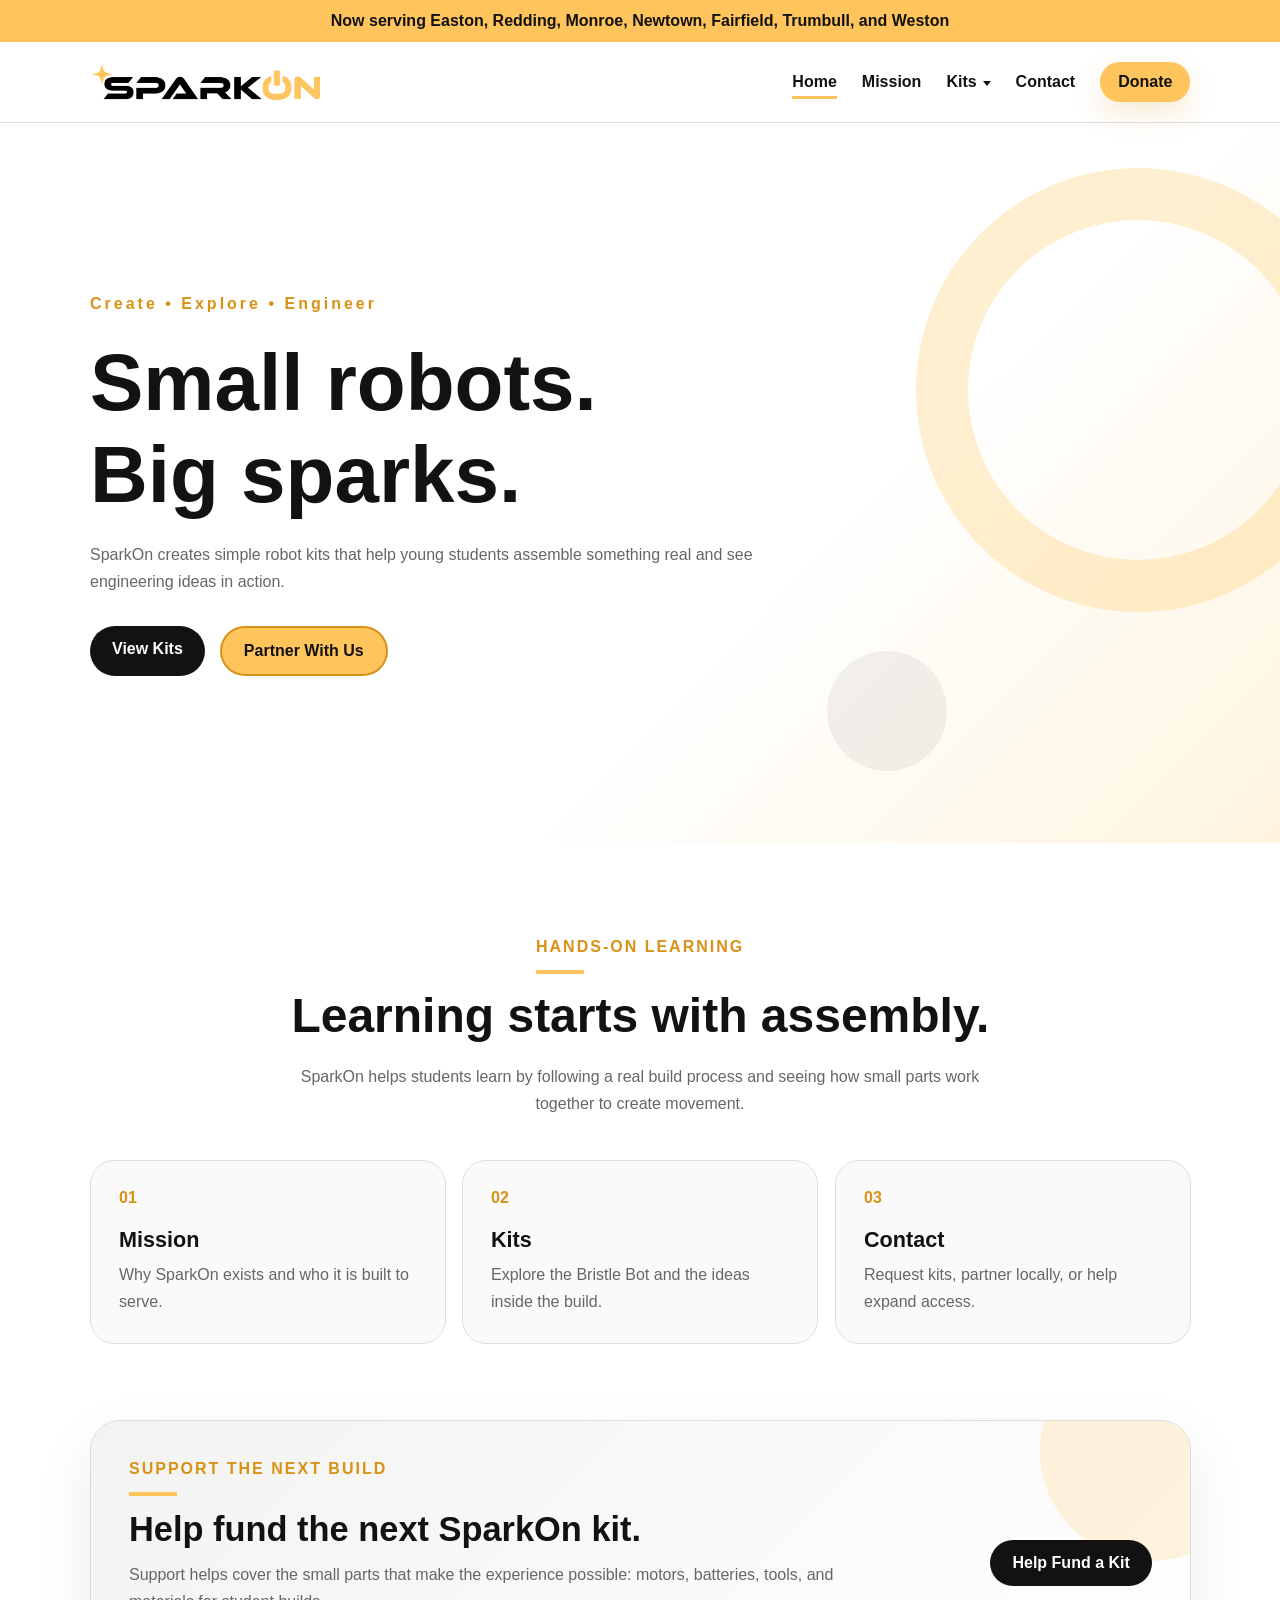
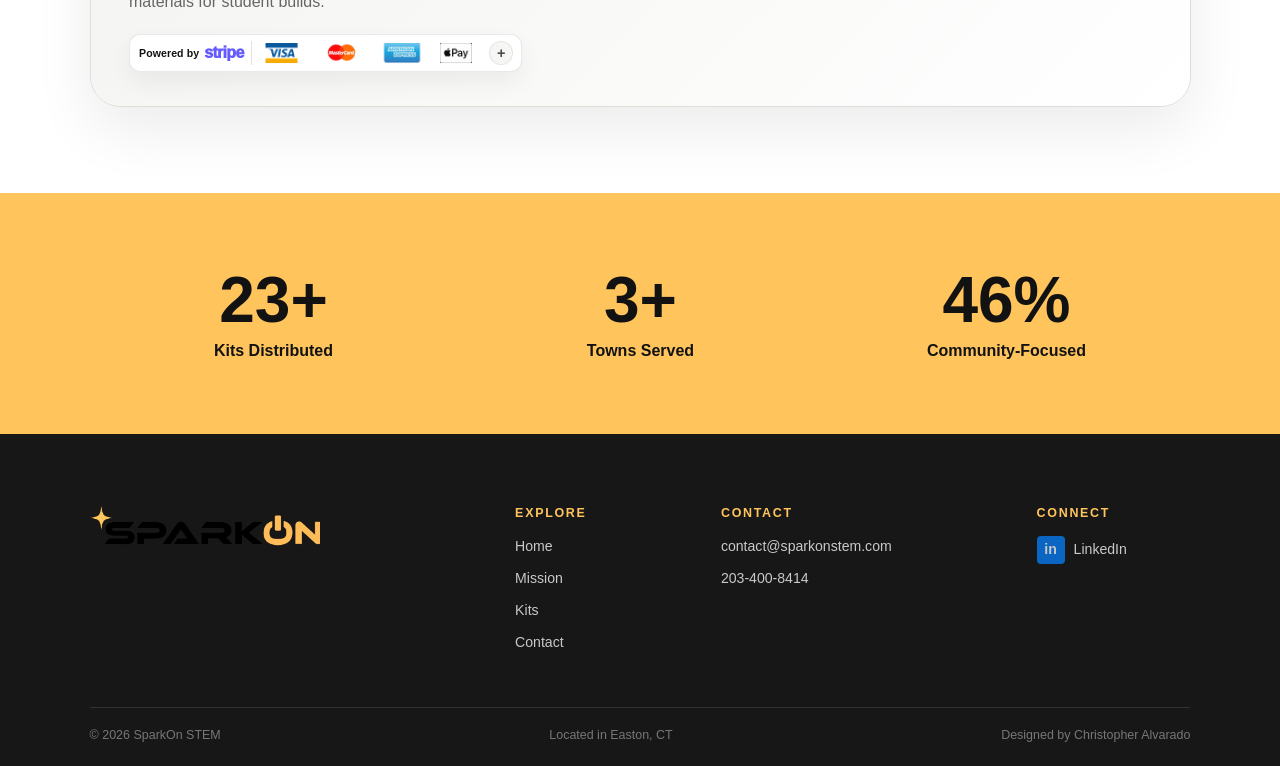
<file: index.html>
<!DOCTYPE html>
<html lang="en">
<head>
<meta charset="UTF-8">
<meta name="viewport" content="width=device-width, initial-scale=1.0">
<title>SparkOn STEM | Home</title>
<script>try{if(sessionStorage.getItem("sparkonPageTransition")==="1"){document.documentElement.classList.add("transition-preload");document.documentElement.style.background="#ffc45c";}}catch(e){}</script>
<link rel="icon" type="image/png" href="sparkon-icon.png?v=2">
<link rel="apple-touch-icon" href="sparkon-icon.png?v=2">
<link rel="stylesheet" href="styles.css?v=57">
</head>
<body>
<section class="sponsor-strip">Now serving Easton, Redding, Monroe, Newtown, Fairfield, Trumbull, and Weston</section>
<header class="navbar">
<a class="logo" href="index.html" aria-label="SparkOn home">
<img src="sparkon-logo.png?v=2" alt="SparkOn" width="354" height="354">
</a>
<button id="menuBtn" class="menu-btn" aria-label="Open navigation" aria-controls="navMenu" aria-expanded="false">☰</button>
<nav id="navMenu">
<a class="active" href="index.html">Home</a>
<a href="mission.html">Mission</a>
<div class="nav-dropdown">
<a href="kits.html" aria-haspopup="true">Kits</a>
<div class="dropdown-menu" aria-label="Kit pages">
<a href="kits.html">Bristle Bot</a>
<a href="solar-car.html">Solar Powered Car</a>
</div>
</div>
<a href="contact.html">Contact</a>
<a class="nav-donate" href="https://buy.stripe.com/5kQaEY0DTfpX9EY1y68IU00" target="_blank" rel="noopener noreferrer">Donate</a>
</nav>
</header>

<main>
<section class="hero">
<div class="hero-content">
<p class="eyebrow">Create • Explore • Engineer</p>
<h1>Small robots.<br>Big sparks.</h1>
<p>SparkOn creates simple robot kits that help young students assemble something real and see engineering ideas in action.</p>
<div class="hero-buttons">
<a class="btn primary" href="kits.html">View Kits</a>
<a class="btn secondary" href="contact.html">Partner With Us</a>
</div>
</div>
</section>

<section class="home-intro">
<p class="section-label">Hands-on learning</p>
<h2>Learning starts with assembly.</h2>
<p>SparkOn helps students learn by following a real build process and seeing how small parts work together to create movement.</p>
<div class="page-cards">
<a class="page-card" href="mission.html"><span>01</span><h3>Mission</h3><p>Why SparkOn exists and who it is built to serve.</p></a>
<a class="page-card" href="kits.html"><span>02</span><h3>Kits</h3><p>Explore the Bristle Bot and the ideas inside the build.</p></a>
<a class="page-card" href="contact.html"><span>03</span><h3>Contact</h3><p>Request kits, partner locally, or help expand access.</p></a>
</div>
</section>

<section class="home-support">
<div>
<p class="section-label">Support the next build</p>
<h2>Help fund the next SparkOn kit.</h2>
<p>Support helps cover the small parts that make the experience possible: motors, batteries, tools, and materials for student builds.</p>
<div class="payment-trust" aria-label="Secure checkout through Stripe with major payment methods">
<span class="stripe-secure"><span>Powered by</span><strong>stripe</strong></span>
<span class="payment-logo"><img src="payment-visa-compact.png?v=1" alt="Visa"></span>
<span class="payment-logo"><img class="mastercard-logo" src="payment-mastercard-real.png?v=1" alt="Mastercard"></span>
<span class="payment-logo"><img src="payment-amex-compact.png?v=1" alt="American Express"></span>
<span class="payment-logo"><img src="payment-apple-pay-compact.png?v=1" alt="Apple Pay"></span>
<span class="payment-more" aria-label="More payment methods">+</span>
</div>
</div>
<a class="btn primary" href="https://buy.stripe.com/5kQaEY0DTfpX9EY1y68IU00" target="_blank" rel="noopener noreferrer">Help Fund a Kit</a>
</section>

<section class="stats">
<div><span data-count="50" data-suffix="+">0</span><p>Kits Distributed</p></div>
<div><span data-count="7" data-suffix="+">0</span><p>Towns Served</p></div>
<div><span data-count="100" data-suffix="%">0</span><p>Community-Focused</p></div>
</section>
</main>

<footer>
<div class="footer-main">
<div class="footer-brand">
<a class="footer-logo-main" href="index.html" aria-label="SparkOn home"><img src="sparkon-footer-logo.png" alt="SparkOn" width="354" height="354"></a>
</div>
<div class="footer-column"><h3>Explore</h3><a href="index.html">Home</a><a href="mission.html">Mission</a><a href="kits.html">Kits</a><a href="contact.html">Contact</a></div>
<div class="footer-column"><h3>Contact</h3><a href="mailto:contact@sparkonstem.com?subject=SparkOn%20STEM%20Inquiry">contact@sparkonstem.com</a><a href="tel:+12034008414">203-400-8414</a></div>
<div class="footer-column"><h3>Connect</h3><a class="footer-social" href="https://www.linkedin.com/company/sparkonstem/?viewAsMember=true" target="_blank" rel="noopener noreferrer"><span class="linkedin-icon" aria-hidden="true">in</span><span>LinkedIn</span></a></div>
</div>
<div class="footer-bottom"><span>© 2026 SparkOn STEM</span><span>Located in Easton, CT</span><span>Designed by Christopher Alvarado</span></div>
</footer>
<script src="script.js?v=32"></script>
</body>
</html>
</file>
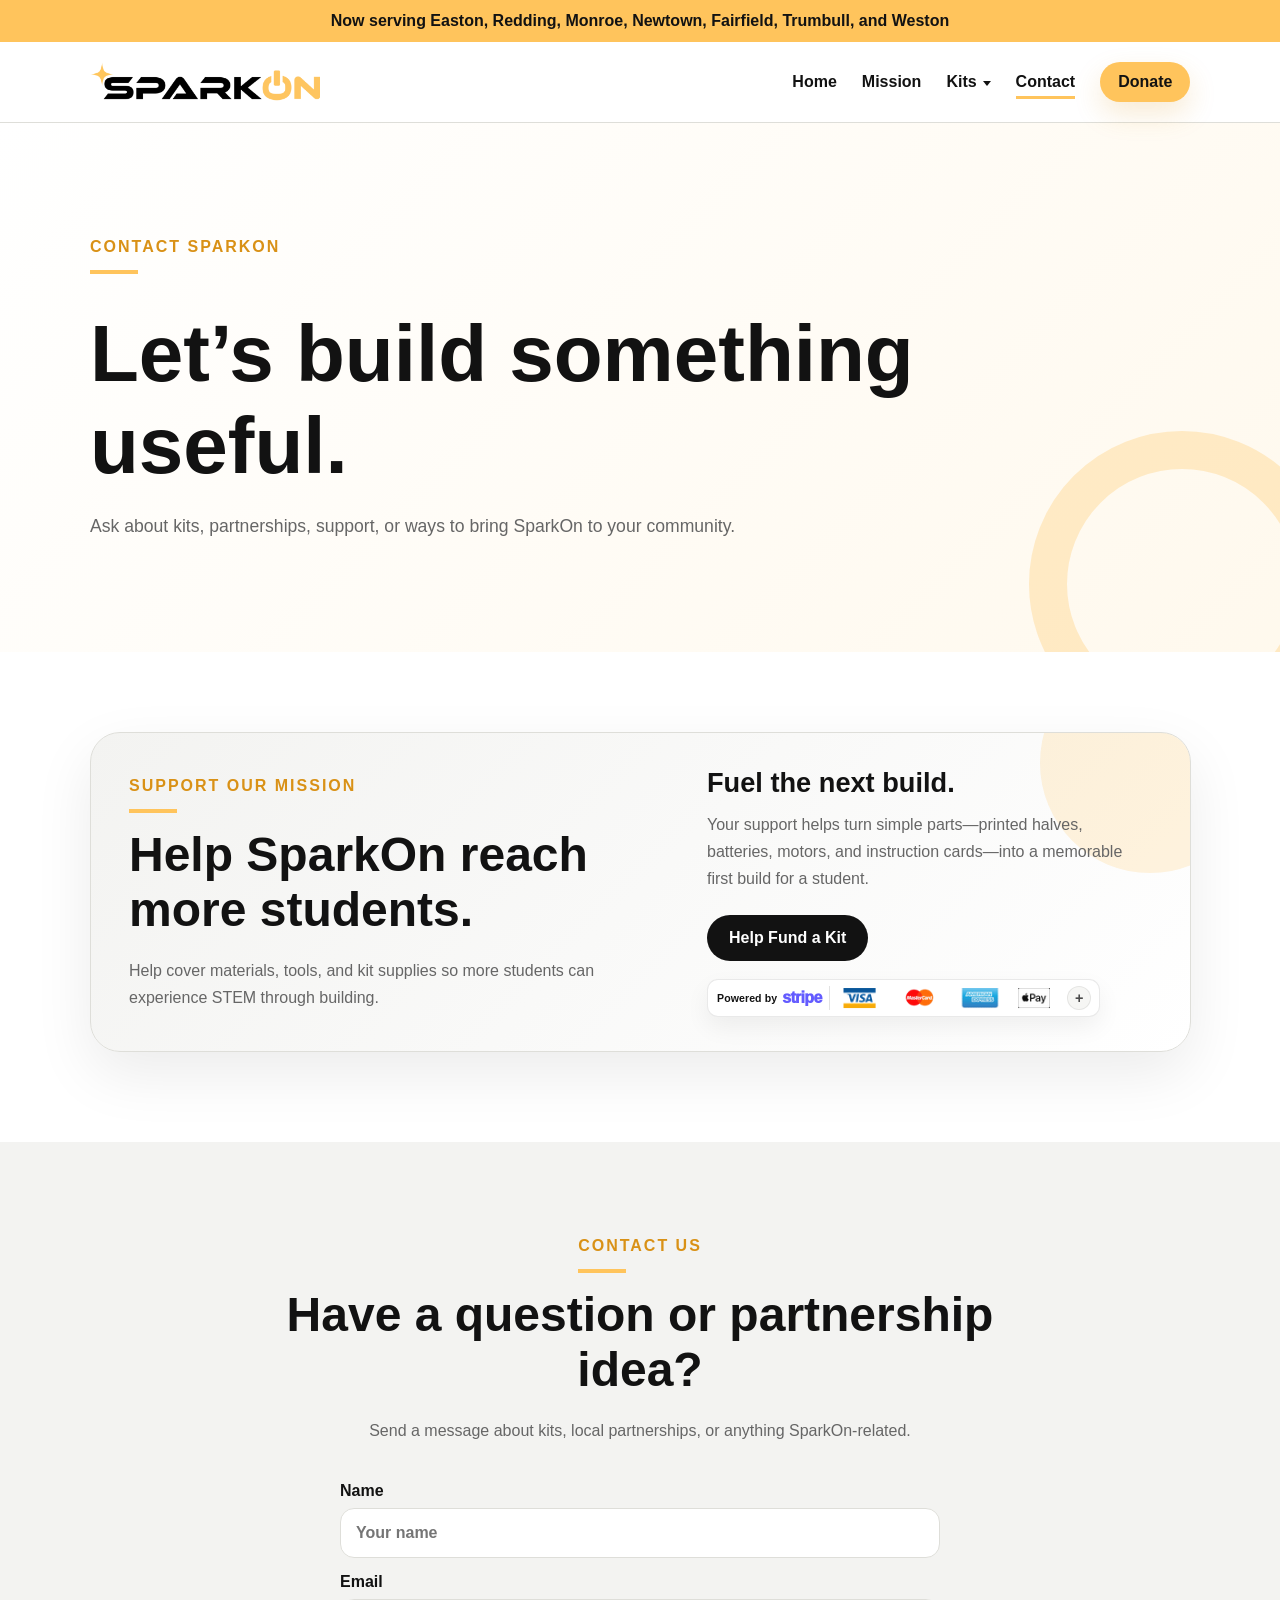
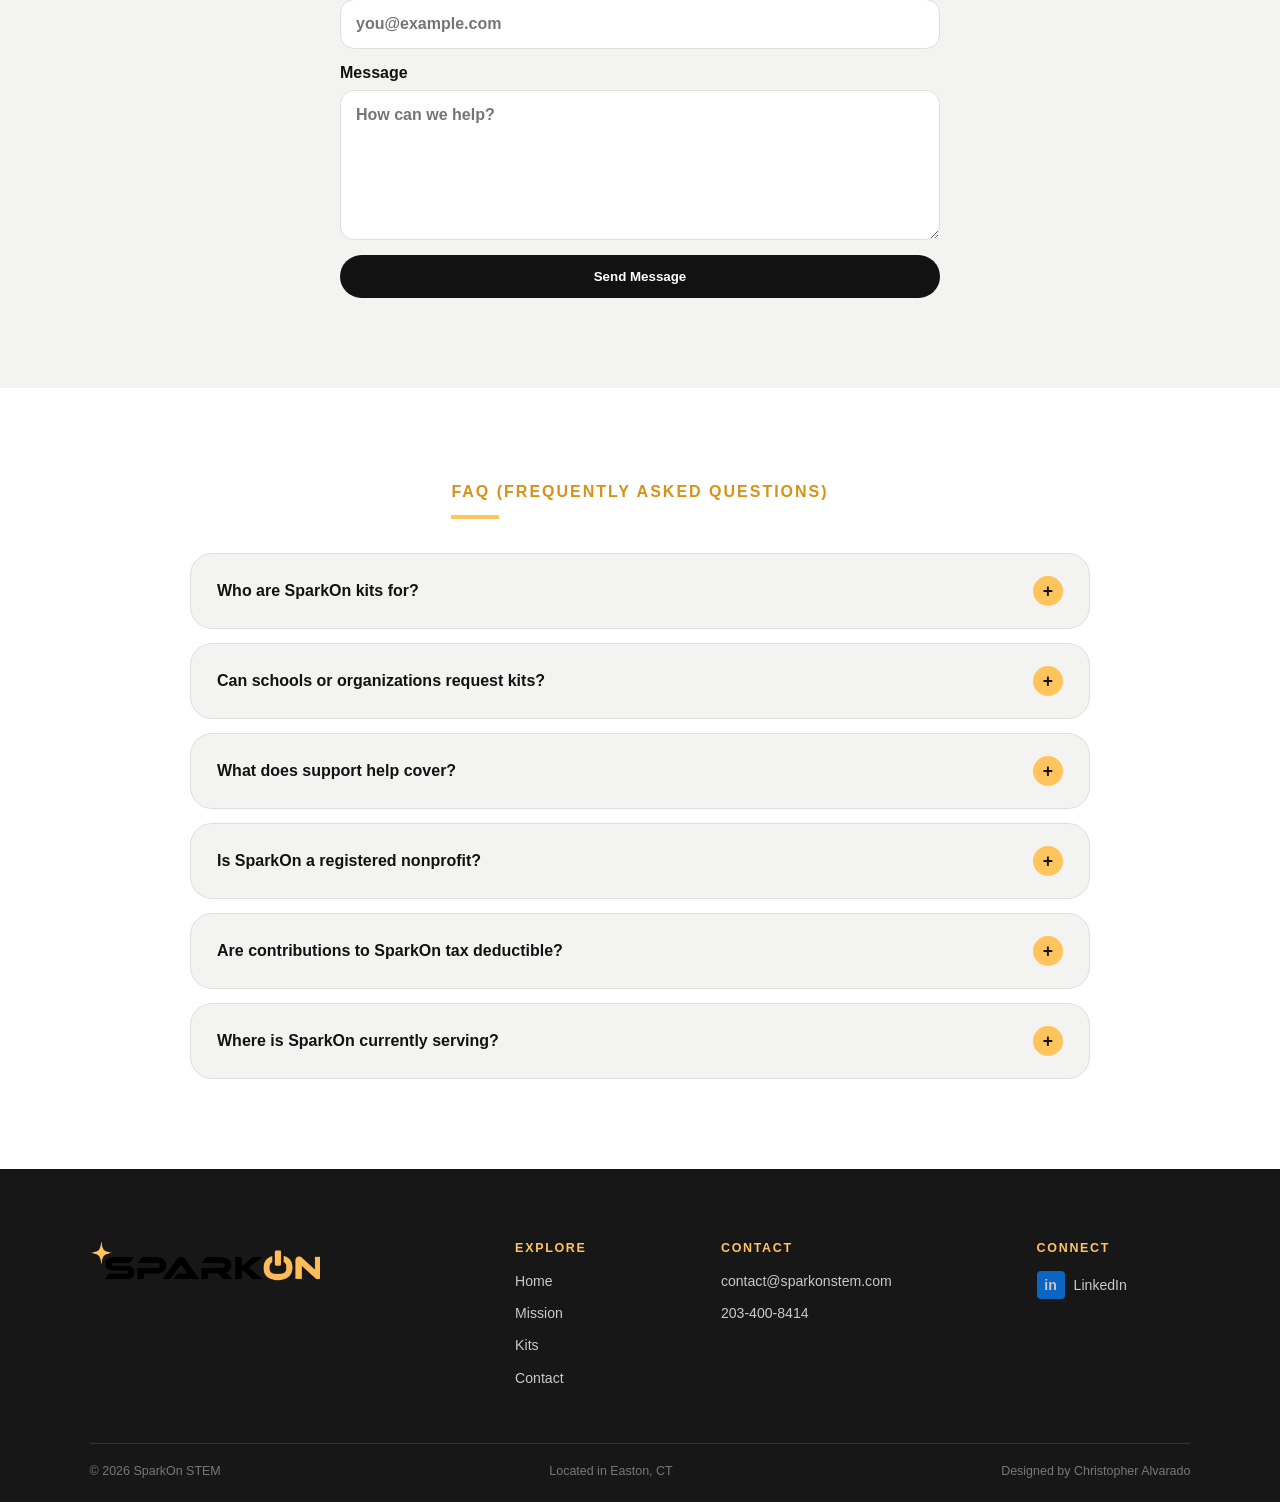
<file: contact.html>
<!DOCTYPE html>
<html lang="en">
<head>
<meta charset="UTF-8">
<meta name="viewport" content="width=device-width, initial-scale=1.0">
<title>SparkOn STEM | Contact</title>
<script>try{if(sessionStorage.getItem("sparkonPageTransition")==="1"){document.documentElement.classList.add("transition-preload");document.documentElement.style.background="#ffc45c";}}catch(e){}</script>
<link rel="icon" type="image/png" href="sparkon-icon.png?v=2">
<link rel="apple-touch-icon" href="sparkon-icon.png?v=2">
<link rel="stylesheet" href="styles.css?v=57">
</head>
<body>
<section class="sponsor-strip">Now serving Easton, Redding, Monroe, Newtown, Fairfield, Trumbull, and Weston</section>
<header class="navbar">
<a class="logo" href="index.html" aria-label="SparkOn home"><img src="sparkon-logo.png?v=2" alt="SparkOn" width="354" height="354"></a>
<button id="menuBtn" class="menu-btn" aria-label="Open navigation" aria-controls="navMenu" aria-expanded="false">☰</button>
<nav id="navMenu">
<a href="index.html">Home</a><a href="mission.html">Mission</a><div class="nav-dropdown"><a href="kits.html" aria-haspopup="true">Kits</a><div class="dropdown-menu" aria-label="Kit pages"><a href="kits.html">Bristle Bot</a><a href="solar-car.html">Solar Powered Car</a></div></div><a class="active" href="contact.html">Contact</a><a class="nav-donate" href="https://buy.stripe.com/5kQaEY0DTfpX9EY1y68IU00" target="_blank" rel="noopener noreferrer">Donate</a>
</nav>
</header>
<main>
<section class="page-hero contact-hero">
<p class="section-label">Contact SparkOn</p>
<h1>Let’s build something useful.</h1>
<p>Ask about kits, partnerships, support, or ways to bring SparkOn to your community.</p>
</section>
<section class="support-section">
<div>
<p class="section-label">Support Our Mission</p>
<h2>Help SparkOn reach more students.</h2>
<p>Help cover materials, tools, and kit supplies so more students can experience STEM through building.</p>
</div>
<div class="support-card">
<h3>Fuel the next build.</h3>
<p>Your support helps turn simple parts—printed halves, batteries, motors, and instruction cards—into a memorable first build for a student.</p>
<a class="btn primary" href="https://buy.stripe.com/5kQaEY0DTfpX9EY1y68IU00" target="_blank" rel="noopener noreferrer">Help Fund a Kit</a>
<div class="payment-trust" aria-label="Secure checkout through Stripe with major payment methods">
<span class="stripe-secure"><span>Powered by</span><strong>stripe</strong></span>
<span class="payment-logo"><img src="payment-visa-compact.png?v=1" alt="Visa"></span>
<span class="payment-logo"><img class="mastercard-logo" src="payment-mastercard-real.png?v=1" alt="Mastercard"></span>
<span class="payment-logo"><img src="payment-amex-compact.png?v=1" alt="American Express"></span>
<span class="payment-logo"><img src="payment-apple-pay-compact.png?v=1" alt="Apple Pay"></span>
<span class="payment-more" aria-label="More payment methods">+</span>
</div>
</div>
</section>
<section class="contact-section page-contact">
<div class="contact-form-header">
<p class="section-label">Contact Us</p>
<h2>Have a question or partnership idea?</h2>
<p>Send a message about kits, local partnerships, or anything SparkOn-related.</p>
</div>
<form>
<label>Name<input type="text" name="name" placeholder="Your name" autocomplete="name" required></label>
<label>Email<input type="email" name="email" placeholder="you@example.com" autocomplete="email" required></label>
<label>Message<textarea name="message" placeholder="How can we help?" required></textarea></label>
<button class="btn primary" type="submit">Send Message</button>
</form>
</section>
<section class="faq-section">
<div class="faq-intro">
<p class="section-label">FAQ (Frequently Asked Questions)</p>
</div>
<div class="faq-list">
<details>
<summary>Who are SparkOn kits for?</summary>
<p>They are designed for young learners who are ready to assemble a simple moving robot and observe basic STEM ideas in action.</p>
</details>
<details>
<summary>Can schools or organizations request kits?</summary>
<p>Yes. SparkOn is focused on local community spaces, schools, clubs, and youth programs that want approachable STEM activities.</p>
</details>
<details>
<summary>What does support help cover?</summary>
<p>Support helps pay for kit materials like printed parts, CR2032 batteries, vibrating motors, instruction cards, and other build supplies.</p>
</details>
<details>
<summary>Is SparkOn a registered nonprofit?</summary>
<p>SparkOn is currently a community STEM project, not a registered nonprofit. That is why the site uses “support our mission” instead of calling payments donations.</p>
</details>
<details>
<summary>Are contributions to SparkOn tax deductible?</summary>
<p>As of now, no. Contributions to SparkOn are not tax deductible. That may change as SparkOn pursues proper registration within the state of Connecticut.</p>
</details>
<details>
<summary>Where is SparkOn currently serving?</summary>
<p>SparkOn is currently focused on Easton, Redding, Monroe, Newtown, Fairfield, Trumbull, and Weston.</p>
</details>
</div>
</section>
</main>
<footer>
<div class="footer-main">
<div class="footer-brand"><a class="footer-logo-main" href="index.html" aria-label="SparkOn home"><img src="sparkon-footer-logo.png" alt="SparkOn" width="354" height="354"></a></div>
<div class="footer-column"><h3>Explore</h3><a href="index.html">Home</a><a href="mission.html">Mission</a><a href="kits.html">Kits</a><a href="contact.html">Contact</a></div>
<div class="footer-column"><h3>Contact</h3><a href="mailto:contact@sparkonstem.com?subject=SparkOn%20STEM%20Inquiry">contact@sparkonstem.com</a><a href="tel:+12034008414">203-400-8414</a></div>
<div class="footer-column"><h3>Connect</h3><a class="footer-social" href="https://www.linkedin.com/company/sparkonstem/?viewAsMember=true" target="_blank" rel="noopener noreferrer"><span class="linkedin-icon" aria-hidden="true">in</span><span>LinkedIn</span></a></div>
</div>
<div class="footer-bottom"><span>© 2026 SparkOn STEM</span><span>Located in Easton, CT</span><span>Designed by Christopher Alvarado</span></div>
</footer>
<script src="script.js?v=32"></script>
</body>
</html>
</file>
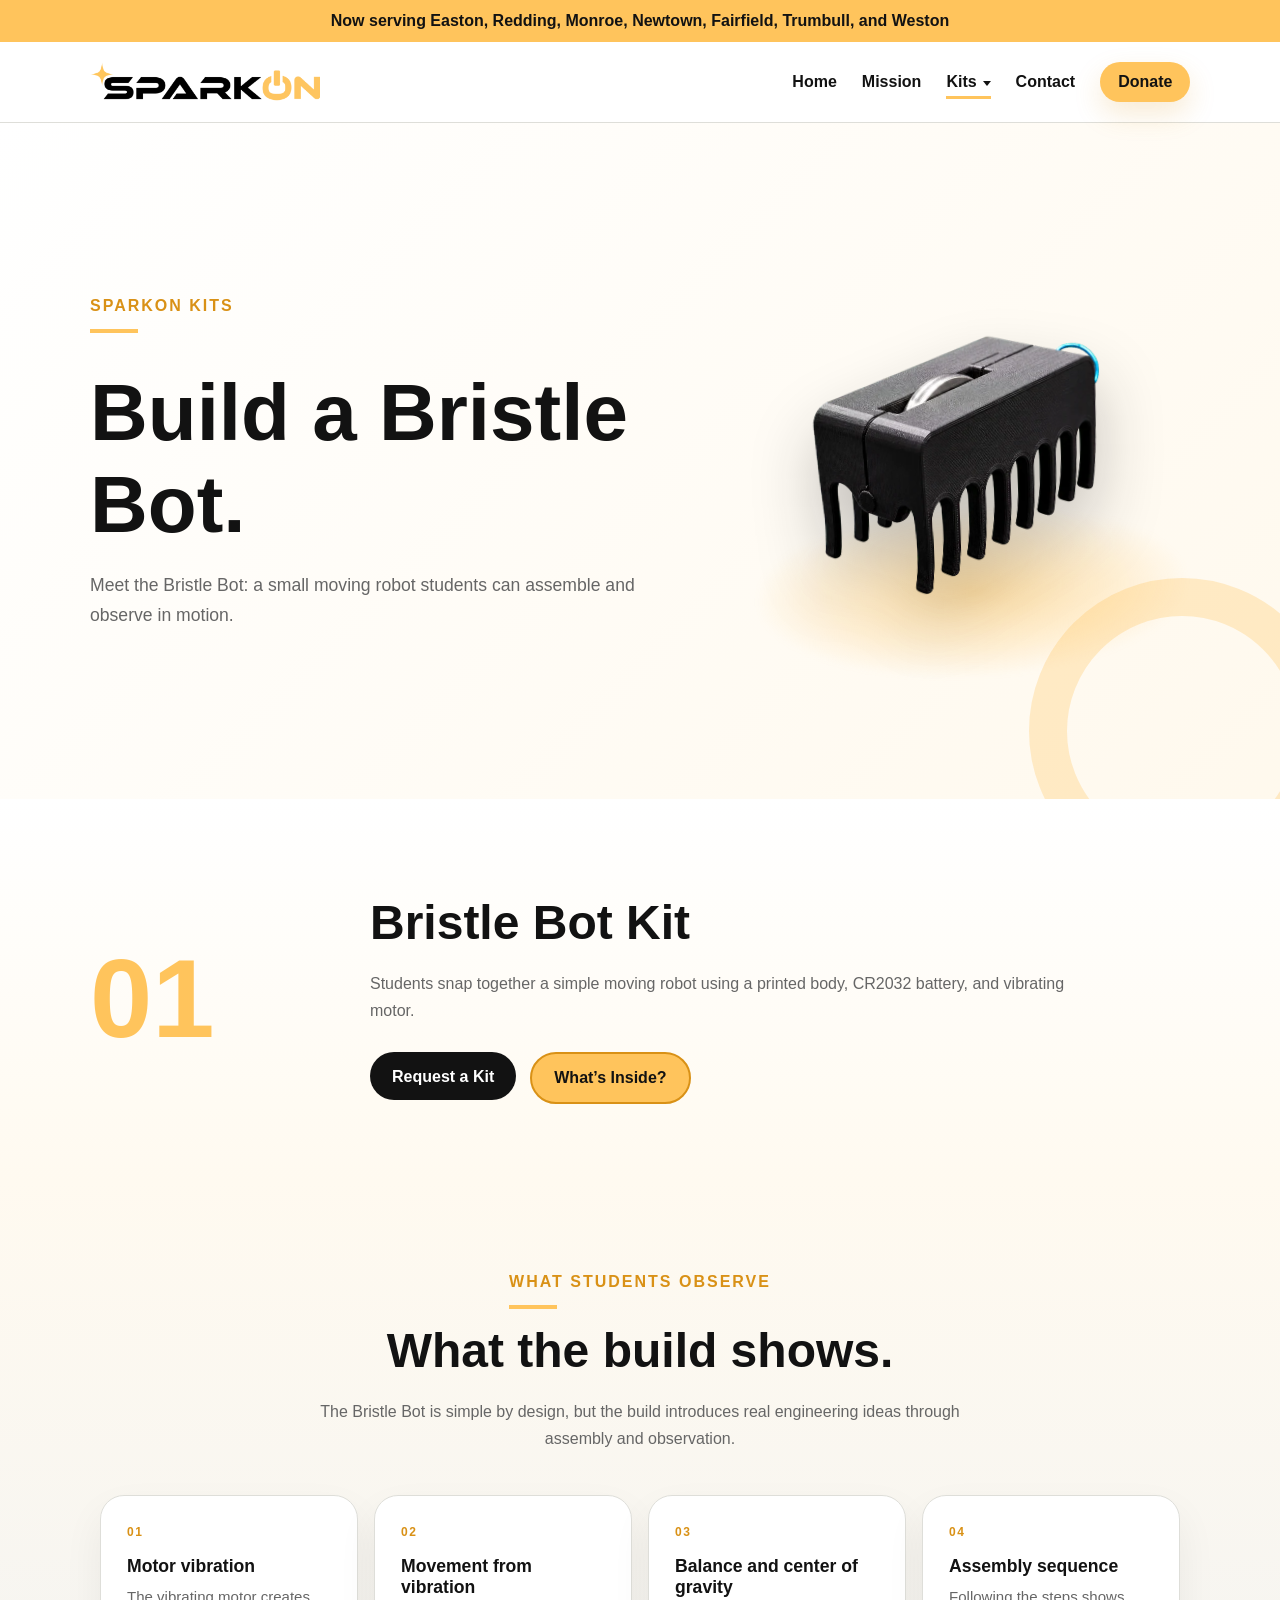
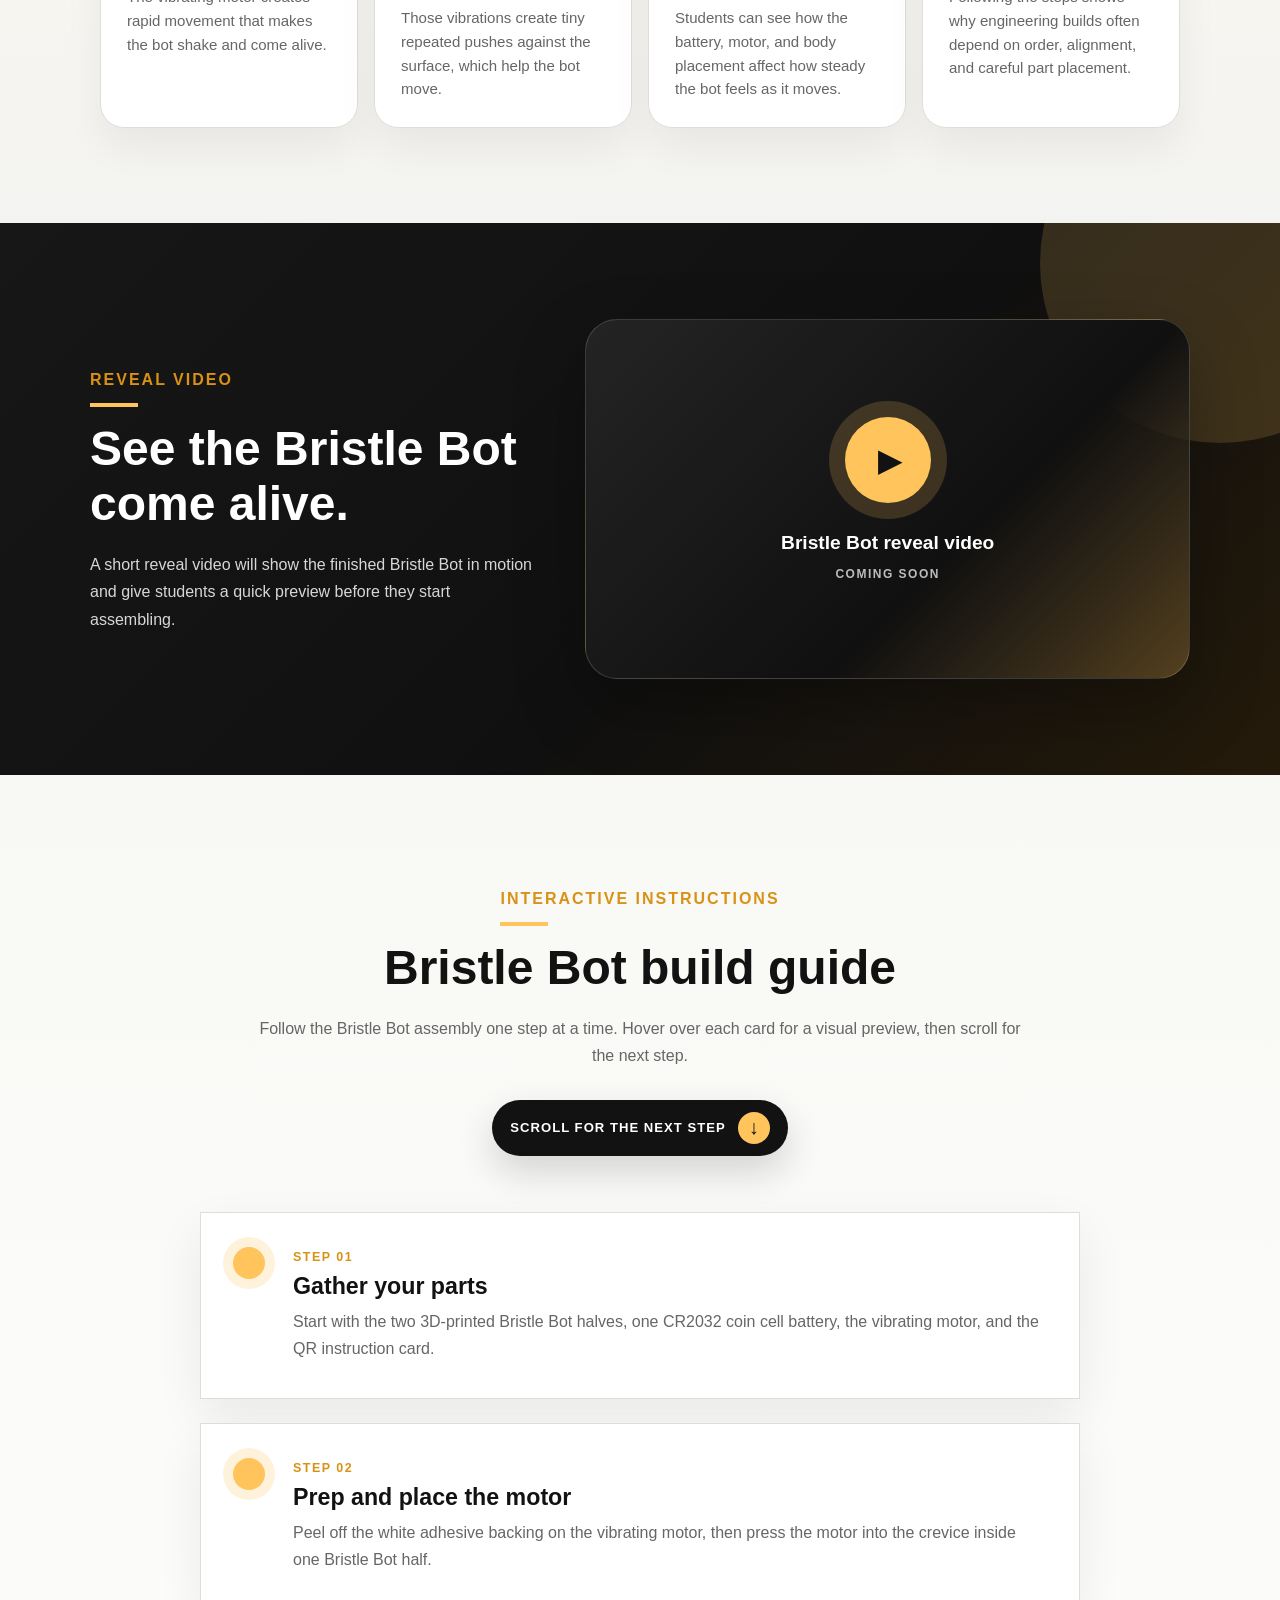
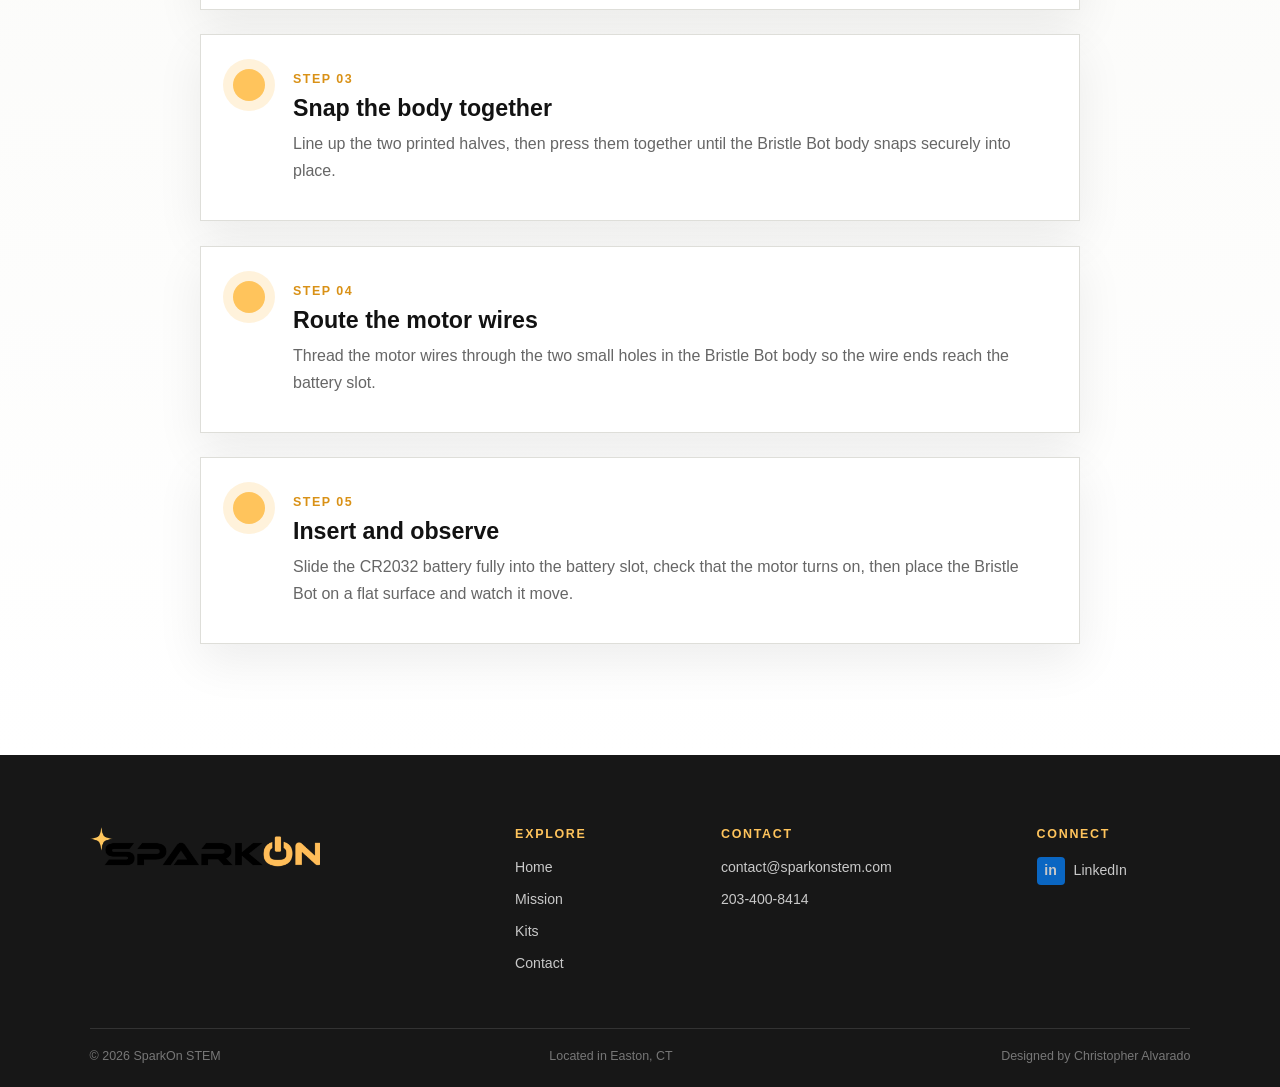
<file: kits.html>
<!DOCTYPE html>
<html lang="en">
<head>
<meta charset="UTF-8">
<meta name="viewport" content="width=device-width, initial-scale=1.0">
<title>SparkOn STEM | Bristle Bot Kit</title>
<script>try{if(sessionStorage.getItem("sparkonPageTransition")==="1"){document.documentElement.classList.add("transition-preload");document.documentElement.style.background="#ffc45c";}}catch(e){}</script>
<link rel="icon" type="image/png" href="sparkon-icon.png?v=2">
<link rel="apple-touch-icon" href="sparkon-icon.png?v=2">
<link rel="stylesheet" href="styles.css?v=57">
</head>
<body>
<section class="sponsor-strip">Now serving Easton, Redding, Monroe, Newtown, Fairfield, Trumbull, and Weston</section>
<header class="navbar">
<a class="logo" href="index.html" aria-label="SparkOn home"><img src="sparkon-logo.png?v=2" alt="SparkOn" width="354" height="354"></a>
<button id="menuBtn" class="menu-btn" aria-label="Open navigation" aria-controls="navMenu" aria-expanded="false">☰</button>
<nav id="navMenu">
<a href="index.html">Home</a><a href="mission.html">Mission</a><div class="nav-dropdown"><a class="active" href="kits.html" aria-haspopup="true">Kits</a><div class="dropdown-menu" aria-label="Kit pages"><a class="active" href="kits.html">Bristle Bot</a><a href="solar-car.html">Solar Powered Car</a></div></div><a href="contact.html">Contact</a><a class="nav-donate" href="https://buy.stripe.com/5kQaEY0DTfpX9EY1y68IU00" target="_blank" rel="noopener noreferrer">Donate</a>
</nav>
</header>
<main>
<section class="page-hero kits-hero">
<div class="kits-hero-copy">
<p class="section-label">SparkOn Kits</p>
<h1>Build a Bristle Bot.</h1>
<p>Meet the Bristle Bot: a small moving robot students can assemble and observe in motion.</p>
</div>
<div class="kits-hero-visual" aria-label="Cleaned Bristle Bot image">
<picture>
<source srcset="bristle-bot-cutout.webp?v=1" type="image/webp">
<img src="bristle-bot-cutout.png?v=1" alt="Angled cutout of the SparkOn Bristle Bot">
</picture>
</div>
</section>
<section class="kit-feature">
<div class="kit-number">01</div>
<div>
<h2>Bristle Bot Kit</h2>
<p>Students snap together a simple moving robot using a printed body, CR2032 battery, and vibrating motor.</p>
<div class="kit-actions">
<a class="btn primary" href="contact.html">Request a Kit</a>
<button class="btn secondary kit-modal-open" type="button" data-modal-open="kitContentsModal" aria-haspopup="dialog" aria-controls="kitContentsModal">What’s Inside?</button>
</div>
</div>
</section>
<div class="kit-modal" id="kitContentsModal" aria-hidden="true">
<div class="kit-modal-backdrop" data-modal-close></div>
<section class="kit-modal-window" role="dialog" aria-modal="true" aria-labelledby="kitContentsTitle">
<button class="kit-modal-close" type="button" aria-label="Close what’s inside window" data-modal-close>×</button>
<p class="section-label">Inside the kit</p>
<h2 id="kitContentsTitle">Everything needed for the first build.</h2>
<p class="kit-modal-intro">Each kit includes the core parts needed to assemble one Bristle Bot and access the online build guide.</p>
<div class="kit-contents-panel">
<article><span>01</span><h3>CR2032 Coin Cell Battery</h3><p>One battery powers the vibrating motor inside the Bristle Bot.</p></article>
<article><span>02</span><h3>Two 3D-Printed Halves</h3><p>The two body pieces snap together to form the Bristle Bot shell.</p></article>
<article><span>03</span><h3>Small Vibrating Motor</h3><p>The motor creates the vibration that makes the robot move.</p></article>
<article><span>04</span><h3>QR Instruction Card</h3><p>The card links builders to this website for the step-by-step guide.</p></article>
</div>
</section>
</div>
<section class="learning-section">
<div class="learning-intro">
<p class="section-label">What students observe</p>
<h2>What the build shows.</h2>
<p>The Bristle Bot is simple by design, but the build introduces real engineering ideas through assembly and observation.</p>
</div>
<div class="learning-grid">
<article><span>01</span><h3>Motor vibration</h3><p>The vibrating motor creates rapid movement that makes the bot shake and come alive.</p></article>
<article><span>02</span><h3>Movement from vibration</h3><p>Those vibrations create tiny repeated pushes against the surface, which help the bot move.</p></article>
<article><span>03</span><h3>Balance and center of gravity</h3><p>Students can see how the battery, motor, and body placement affect how steady the bot feels as it moves.</p></article>
<article><span>04</span><h3>Assembly sequence</h3><p>Following the steps shows why engineering builds often depend on order, alignment, and careful part placement.</p></article>
</div>
</section>
<section class="video-feature">
<div class="video-copy">
<p class="section-label">Reveal Video</p>
<h2>See the Bristle Bot come alive.</h2>
<p>A short reveal video will show the finished Bristle Bot in motion and give students a quick preview before they start assembling.</p>
</div>
<div class="video-placeholder" aria-label="Bristle Bot reveal video coming soon">
<div class="play-button" aria-hidden="true">▶</div>
<p>Bristle Bot reveal video</p>
<span>Coming soon</span>
</div>
</section>
<section class="instructions-section" id="bristle-bot-instructions">
<div class="instructions-intro">
<p class="section-label">Interactive Instructions</p>
<h2>Bristle Bot build guide</h2>
<p>Follow the Bristle Bot assembly one step at a time. Hover over each card for a visual preview, then scroll for the next step.</p>
<div class="scroll-cue" aria-hidden="true">
<span>Scroll for the next step</span>
<div class="scroll-arrow">↓</div>
</div>
</div>
<div class="instruction-steps">
<article class="instruction-step">
<span>Step 01</span>
<h3>Gather your parts</h3>
<p>Start with the two 3D-printed Bristle Bot halves, one CR2032 coin cell battery, the vibrating motor, and the QR instruction card.</p>
<div class="step-photo step-photo-one">
<picture>
<source srcset="step-01-parts.webp?v=5" type="image/webp">
<img src="step-01-parts.jpg?v=5" alt="Bristle Bot parts laid out before assembly" loading="lazy">
</picture>
<small>Printed halves, CR2032 battery, vibrating motor, and instruction card</small>
</div>
</article>
<article class="instruction-step">
<span>Step 02</span>
<h3>Prep and place the motor</h3>
<p>Peel off the white adhesive backing on the vibrating motor, then press the motor into the crevice inside one Bristle Bot half.</p>
<div class="step-photo step-photo-two">
<picture>
<source srcset="step-02-motor-placement.webp?v=5" type="image/webp">
<img src="step-02-motor-placement.jpg?v=5" alt="Vibrating motor placed inside one Bristle Bot half" loading="lazy">
</picture>
<small>Motor seated inside one printed half before the body is closed</small>
</div>
</article>
<article class="instruction-step">
<span>Step 03</span>
<h3>Snap the body together</h3>
<p>Line up the two printed halves, then press them together until the Bristle Bot body snaps securely into place.</p>
<div class="step-photo step-photo-three">
<picture>
<source srcset="step-03-snap-body.webp?v=5" type="image/webp">
<img src="step-03-snap-body.jpg?v=5" alt="Bristle Bot body snapped together with motor wires visible" loading="lazy">
</picture>
<small>Body snapped together with the motor wires still accessible</small>
</div>
</article>
<article class="instruction-step">
<span>Step 04</span>
<h3>Route the motor wires</h3>
<p>Thread the motor wires through the two small holes in the Bristle Bot body so the wire ends reach the battery slot.</p>
<div class="step-photo step-photo-four">
<picture>
<source srcset="step-04-route-wires.webp?v=5" type="image/webp">
<img src="step-04-route-wires.jpg?v=5" alt="Motor wires routed through the Bristle Bot body" loading="lazy">
</picture>
<small>Wires routed through the openings toward the battery slot</small>
</div>
</article>
<article class="instruction-step">
<span>Step 05</span>
<h3>Insert and observe</h3>
<p>Slide the CR2032 battery fully into the battery slot, check that the motor turns on, then place the Bristle Bot on a flat surface and watch it move.</p>
<div class="step-photo step-photo-five">
<picture>
<source srcset="step-05-finished-bot.webp?v=5" type="image/webp">
<img src="step-05-finished-bot.jpg?v=5" alt="Completed Bristle Bot with battery inserted" loading="lazy">
</picture>
<small>Completed Bristle Bot with the battery in place</small>
</div>
</article>
</div>
</section>
</main>
<footer>
<div class="footer-main">
<div class="footer-brand"><a class="footer-logo-main" href="index.html" aria-label="SparkOn home"><img src="sparkon-footer-logo.png" alt="SparkOn" width="354" height="354"></a></div>
<div class="footer-column"><h3>Explore</h3><a href="index.html">Home</a><a href="mission.html">Mission</a><a href="kits.html">Kits</a><a href="contact.html">Contact</a></div>
<div class="footer-column"><h3>Contact</h3><a href="mailto:contact@sparkonstem.com?subject=SparkOn%20STEM%20Inquiry">contact@sparkonstem.com</a><a href="tel:+12034008414">203-400-8414</a></div>
<div class="footer-column"><h3>Connect</h3><a class="footer-social" href="https://www.linkedin.com/company/sparkonstem/?viewAsMember=true" target="_blank" rel="noopener noreferrer"><span class="linkedin-icon" aria-hidden="true">in</span><span>LinkedIn</span></a></div>
</div>
<div class="footer-bottom"><span>© 2026 SparkOn STEM</span><span>Located in Easton, CT</span><span>Designed by Christopher Alvarado</span></div>
</footer>
<script src="script.js?v=32"></script>
</body>
</html>
</file>
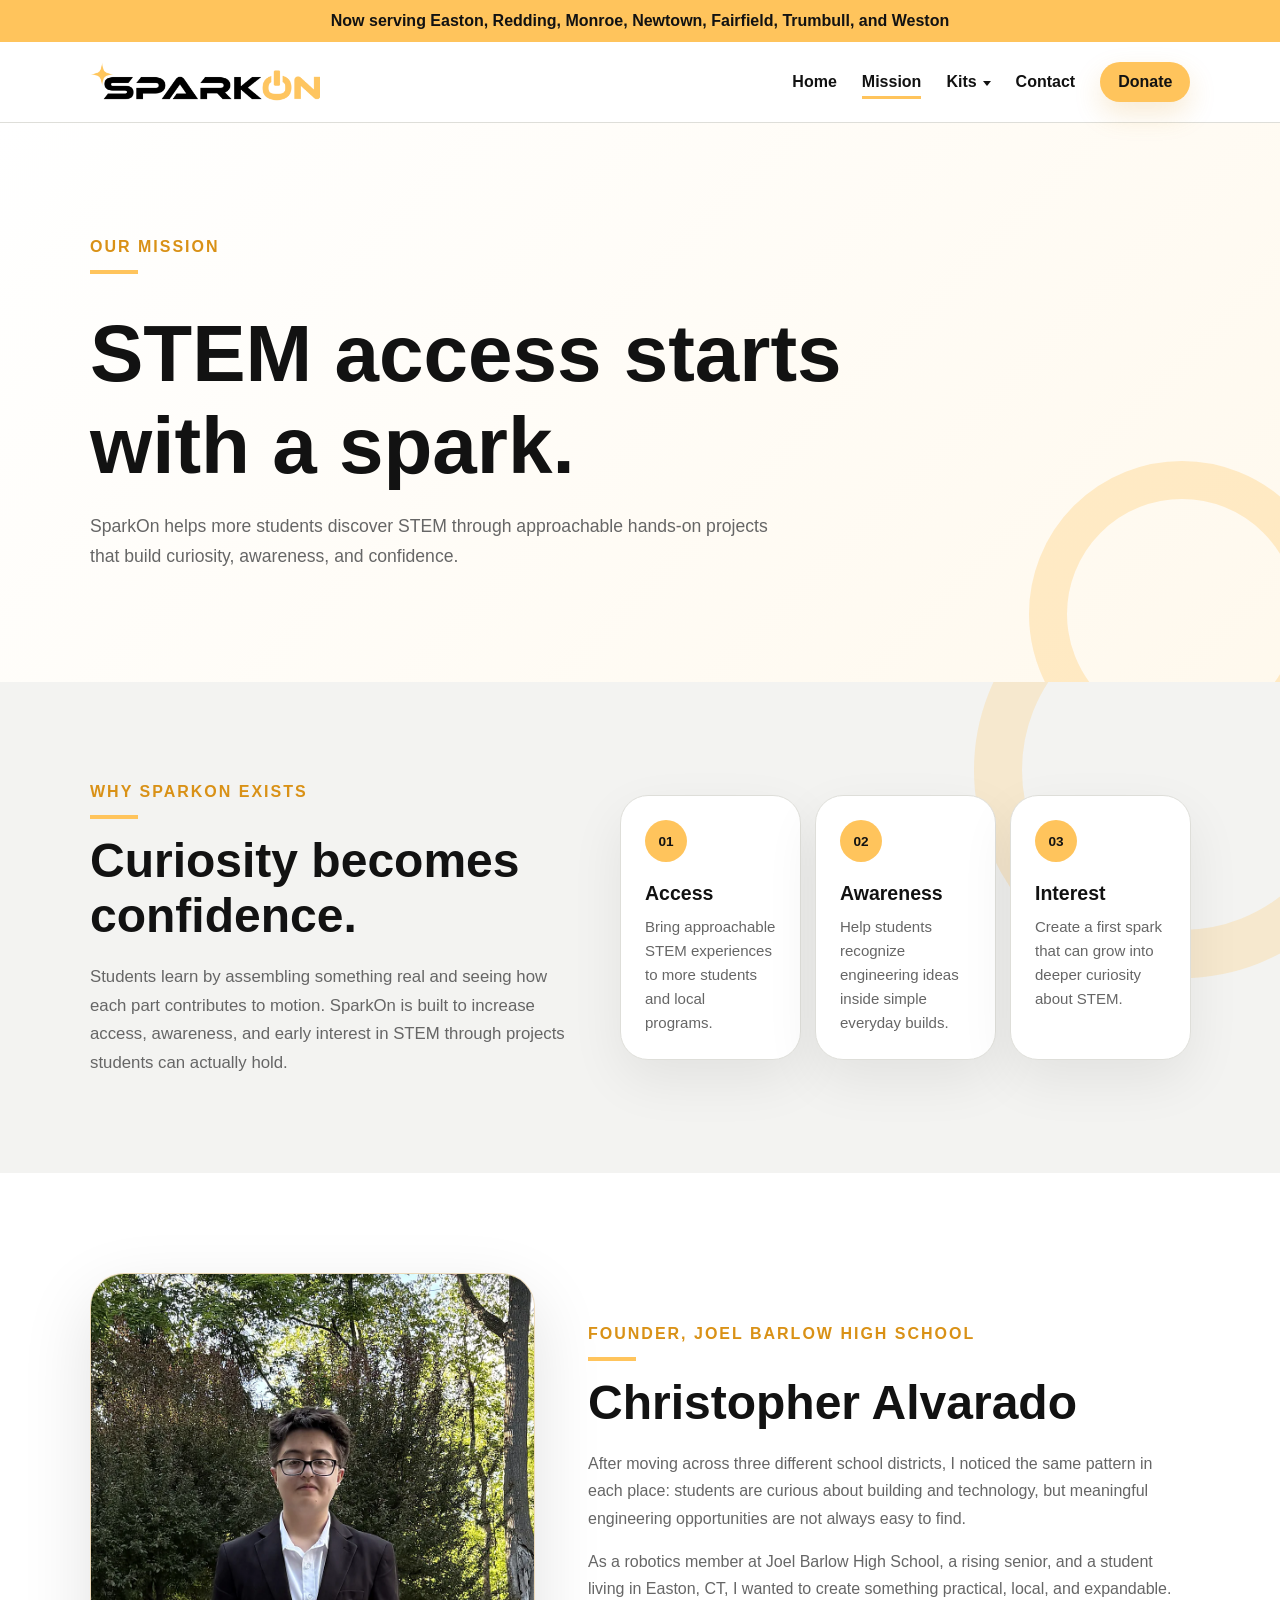
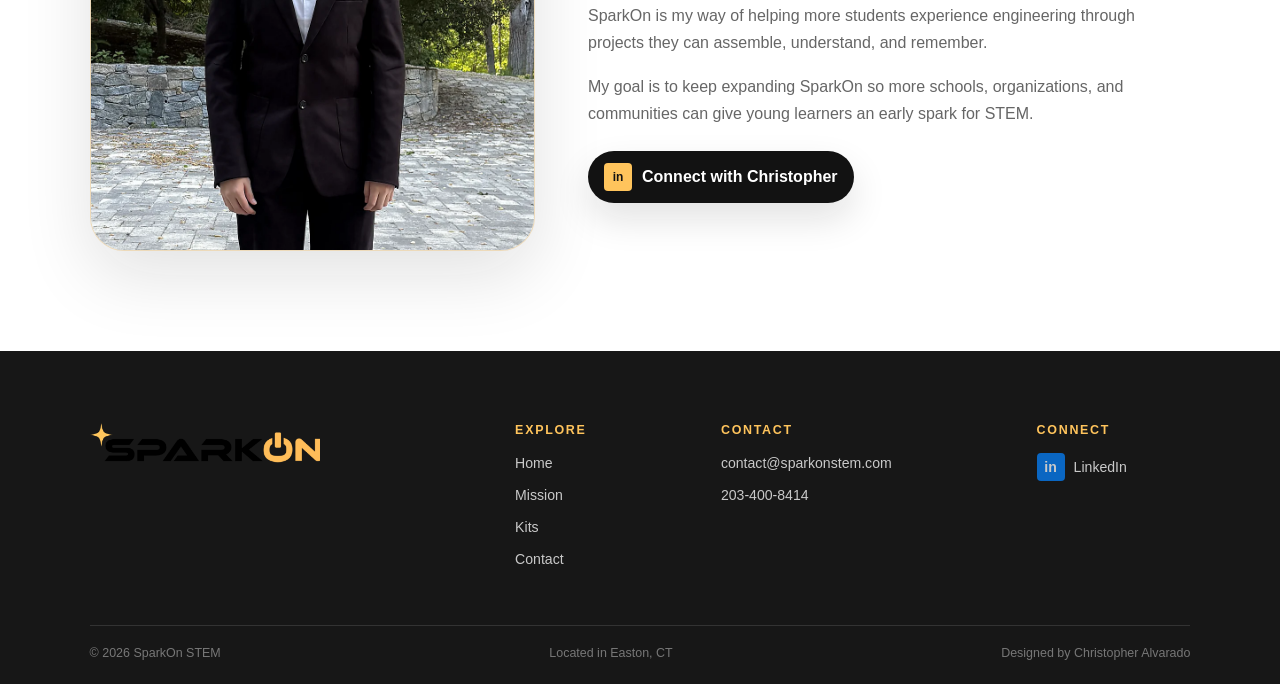
<file: mission.html>
<!DOCTYPE html>
<html lang="en">
<head>
<meta charset="UTF-8">
<meta name="viewport" content="width=device-width, initial-scale=1.0">
<title>SparkOn STEM | Mission</title>
<script>try{if(sessionStorage.getItem("sparkonPageTransition")==="1"){document.documentElement.classList.add("transition-preload");document.documentElement.style.background="#ffc45c";}}catch(e){}</script>
<link rel="icon" type="image/png" href="sparkon-icon.png?v=2">
<link rel="apple-touch-icon" href="sparkon-icon.png?v=2">
<link rel="stylesheet" href="styles.css?v=57">
</head>
<body>
<section class="sponsor-strip">Now serving Easton, Redding, Monroe, Newtown, Fairfield, Trumbull, and Weston</section>
<header class="navbar">
<a class="logo" href="index.html" aria-label="SparkOn home"><img src="sparkon-logo.png?v=2" alt="SparkOn" width="354" height="354"></a>
<button id="menuBtn" class="menu-btn" aria-label="Open navigation" aria-controls="navMenu" aria-expanded="false">☰</button>
<nav id="navMenu">
<a href="index.html">Home</a><a class="active" href="mission.html">Mission</a><div class="nav-dropdown"><a href="kits.html" aria-haspopup="true">Kits</a><div class="dropdown-menu" aria-label="Kit pages"><a href="kits.html">Bristle Bot</a><a href="solar-car.html">Solar Powered Car</a></div></div><a href="contact.html">Contact</a><a class="nav-donate" href="https://buy.stripe.com/5kQaEY0DTfpX9EY1y68IU00" target="_blank" rel="noopener noreferrer">Donate</a>
</nav>
</header>
<main>
<section class="page-hero">
<p class="section-label">Our Mission</p>
<h1>STEM access starts with a spark.</h1>
<p>SparkOn helps more students discover STEM through approachable hands-on projects that build curiosity, awareness, and confidence.</p>
</section>
<section class="mission-focus page-content">
<div class="mission-focus-copy">
<p class="section-label">Why SparkOn Exists</p>
<h2>Curiosity becomes confidence.</h2>
<p>Students learn by assembling something real and seeing how each part contributes to motion. SparkOn is built to increase access, awareness, and early interest in STEM through projects students can actually hold.</p>
</div>
<div class="mission-sparks" aria-label="SparkOn mission focus areas">
<article><span>01</span><h3>Access</h3><p>Bring approachable STEM experiences to more students and local programs.</p></article>
<article><span>02</span><h3>Awareness</h3><p>Help students recognize engineering ideas inside simple everyday builds.</p></article>
<article><span>03</span><h3>Interest</h3><p>Create a first spark that can grow into deeper curiosity about STEM.</p></article>
</div>
</section>
<section class="founder-section">
<figure class="founder-photo founder-photo-real">
<picture>
<source srcset="founder-christopher-alvarado.webp?v=2" type="image/webp">
<img src="founder-christopher-alvarado.jpg?v=2" alt="Christopher Alvarado, founder of SparkOn" loading="lazy">
</picture>
</figure>
<div class="founder-copy">
<p class="section-label">Founder, Joel Barlow High School</p>
<h2>Christopher Alvarado</h2>
<p>After moving across three different school districts, I noticed the same pattern in each place: students are curious about building and technology, but meaningful engineering opportunities are not always easy to find.</p>
<p>As a robotics member at Joel Barlow High School, a rising senior, and a student living in Easton, CT, I wanted to create something practical, local, and expandable. SparkOn is my way of helping more students experience engineering through projects they can assemble, understand, and remember.</p>
<p>My goal is to keep expanding SparkOn so more schools, organizations, and communities can give young learners an early spark for STEM.</p>
<a class="founder-link" href="https://www.linkedin.com/in/christopher-alvarado-987a2b41a/" target="_blank" rel="noopener noreferrer"><span class="linkedin-icon" aria-hidden="true">in</span><span>Connect with Christopher</span></a>
</div>
</section>
</main>
<footer>
<div class="footer-main">
<div class="footer-brand"><a class="footer-logo-main" href="index.html" aria-label="SparkOn home"><img src="sparkon-footer-logo.png" alt="SparkOn" width="354" height="354"></a></div>
<div class="footer-column"><h3>Explore</h3><a href="index.html">Home</a><a href="mission.html">Mission</a><a href="kits.html">Kits</a><a href="contact.html">Contact</a></div>
<div class="footer-column"><h3>Contact</h3><a href="mailto:contact@sparkonstem.com?subject=SparkOn%20STEM%20Inquiry">contact@sparkonstem.com</a><a href="tel:+12034008414">203-400-8414</a></div>
<div class="footer-column"><h3>Connect</h3><a class="footer-social" href="https://www.linkedin.com/company/sparkonstem/?viewAsMember=true" target="_blank" rel="noopener noreferrer"><span class="linkedin-icon" aria-hidden="true">in</span><span>LinkedIn</span></a></div>
</div>
<div class="footer-bottom"><span>© 2026 SparkOn STEM</span><span>Located in Easton, CT</span><span>Designed by Christopher Alvarado</span></div>
</footer>
<script src="script.js?v=32"></script>
</body>
</html>
</file>
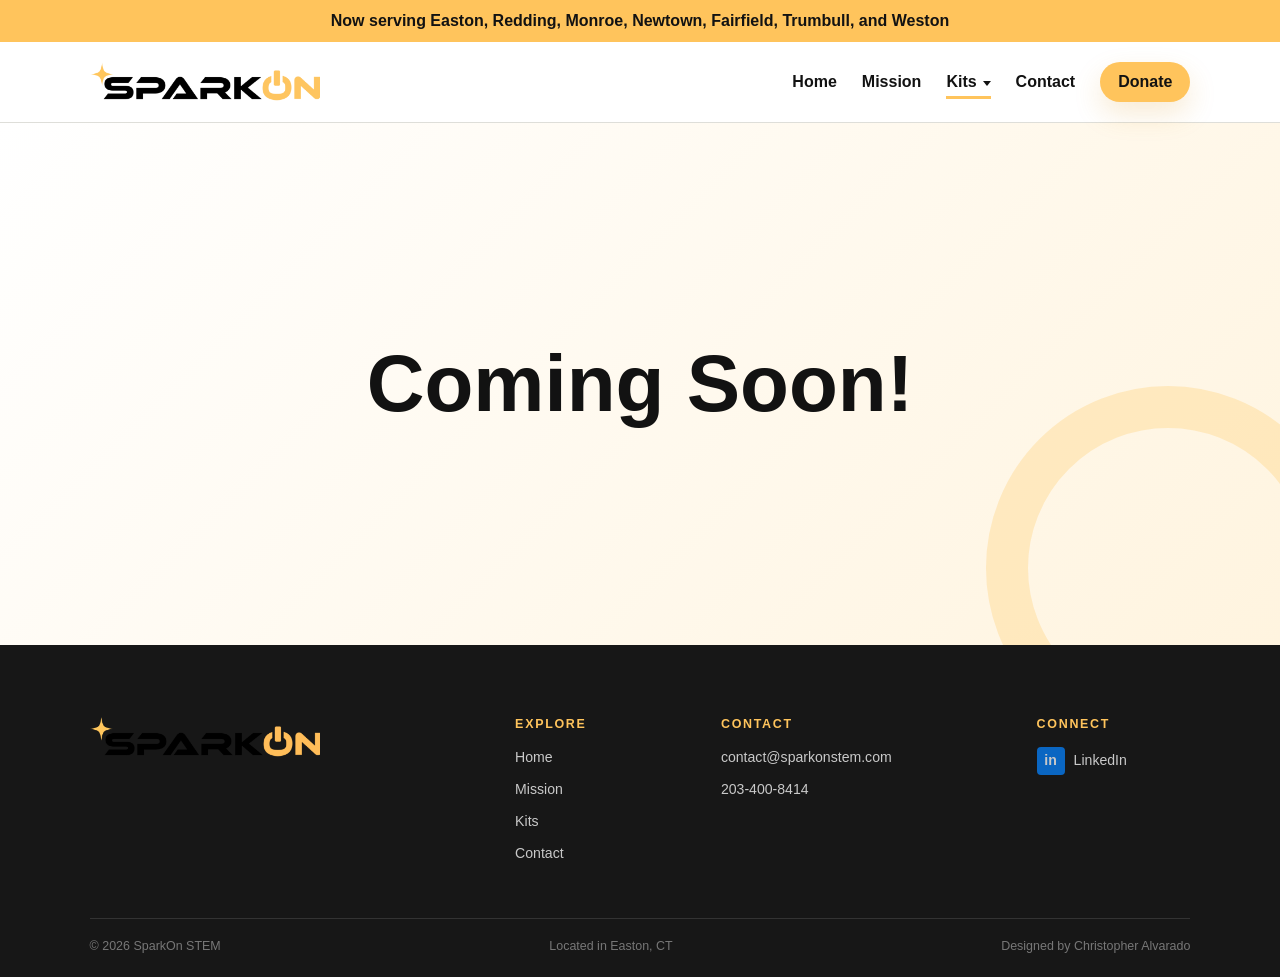
<file: solar-car.html>
<!DOCTYPE html>
<html lang="en">
<head>
<meta charset="UTF-8">
<meta name="viewport" content="width=device-width, initial-scale=1.0">
<title>SparkOn STEM | Solar Powered Car</title>
<script>try{if(sessionStorage.getItem("sparkonPageTransition")==="1"){document.documentElement.classList.add("transition-preload");document.documentElement.style.background="#ffc45c";}}catch(e){}</script>
<link rel="icon" type="image/png" href="sparkon-icon.png?v=2">
<link rel="apple-touch-icon" href="sparkon-icon.png?v=2">
<link rel="stylesheet" href="styles.css?v=57">
</head>
<body>
<section class="sponsor-strip">Now serving Easton, Redding, Monroe, Newtown, Fairfield, Trumbull, and Weston</section>
<header class="navbar">
<a class="logo" href="index.html" aria-label="SparkOn home"><img src="sparkon-logo.png?v=2" alt="SparkOn" width="354" height="354"></a>
<button id="menuBtn" class="menu-btn" aria-label="Open navigation" aria-controls="navMenu" aria-expanded="false">☰</button>
<nav id="navMenu">
<a href="index.html">Home</a><a href="mission.html">Mission</a><div class="nav-dropdown"><a class="active" href="kits.html" aria-haspopup="true">Kits</a><div class="dropdown-menu" aria-label="Kit pages"><a href="kits.html">Bristle Bot</a><a class="active" href="solar-car.html">Solar Powered Car</a></div></div><a href="contact.html">Contact</a><a class="nav-donate" href="https://buy.stripe.com/5kQaEY0DTfpX9EY1y68IU00" target="_blank" rel="noopener noreferrer">Donate</a>
</nav>
</header>
<main>
<section class="coming-soon-page">
<h1>Coming Soon!</h1>
</section>
</main>
<footer>
<div class="footer-main">
<div class="footer-brand"><a class="footer-logo-main" href="index.html" aria-label="SparkOn home"><img src="sparkon-footer-logo.png" alt="SparkOn" width="354" height="354"></a></div>
<div class="footer-column"><h3>Explore</h3><a href="index.html">Home</a><a href="mission.html">Mission</a><a href="kits.html">Kits</a><a href="contact.html">Contact</a></div>
<div class="footer-column"><h3>Contact</h3><a href="mailto:contact@sparkonstem.com?subject=SparkOn%20STEM%20Inquiry">contact@sparkonstem.com</a><a href="tel:+12034008414">203-400-8414</a></div>
<div class="footer-column"><h3>Connect</h3><a class="footer-social" href="https://www.linkedin.com/company/sparkonstem/?viewAsMember=true" target="_blank" rel="noopener noreferrer"><span class="linkedin-icon" aria-hidden="true">in</span><span>LinkedIn</span></a></div>
</div>
<div class="footer-bottom"><span>© 2026 SparkOn STEM</span><span>Located in Easton, CT</span><span>Designed by Christopher Alvarado</span></div>
</footer>
<script src="script.js?v=32"></script>
</body>
</html>
</file>
<file: styles.css>
:root{
--yellow:#ffc45c;
--yellow-dark:#d99116;
--black:#121212;
--white:#ffffff;
--gray:#666666;
--light-gray:#f3f3f1;
--line:#deded9;
}

html{
background:var(--white);
}

*{
margin:0;
padding:0;
box-sizing:border-box;
}

body{
font-family:Arial,Helvetica,sans-serif;
background:var(--white);
color:var(--black);
min-height:100vh;
display:flex;
flex-direction:column;
overflow-x:hidden;
}

body.modal-open{
overflow:hidden;
}

main{flex:1;}

.sponsor-strip{
background:var(--yellow);
color:var(--black);
padding:12px;
text-align:center;
font-weight:800;
}

.navbar{
display:flex;
justify-content:space-between;
align-items:center;
padding:20px 7%;
background:rgba(255,255,255,.96);
position:sticky;
top:0;
z-index:10;
border-bottom:1px solid var(--line);
}

.logo{
position:relative;
width:230px;
height:40px;
overflow:hidden;
flex:0 0 auto;
display:block;
}

.logo img{
position:absolute;
width:354px;
height:354px;
max-width:none;
left:-55px;
top:-157px;
}

nav{
display:flex;
gap:25px;
align-items:center;
}

nav a{
text-decoration:none;
color:var(--black);
font-weight:700;
position:relative;
padding:8px 0;
}

nav a::after{
content:"";
position:absolute;
left:0;
right:0;
bottom:0;
height:3px;
background:var(--yellow);
transform:scaleX(0);
transition:transform .2s ease;
}

nav a:hover::after,
nav a.active::after{
transform:scaleX(1);
}

.nav-donate{
padding:11px 18px;
border-radius:999px;
background:var(--yellow);
color:var(--black);
box-shadow:0 12px 28px rgba(217,145,22,.18);
transition:transform .2s ease,box-shadow .2s ease,background .2s ease;
}

.nav-donate::after{
display:none;
}

.nav-donate:hover{
transform:translateY(-2px);
background:#ffd071;
box-shadow:0 16px 34px rgba(217,145,22,.26);
}

.nav-dropdown{
position:relative;
display:flex;
align-items:center;
}

.nav-dropdown>a{
display:inline-flex;
align-items:center;
gap:6px;
}

.nav-dropdown>a::before{
content:"";
width:0;
height:0;
border-left:4px solid transparent;
border-right:4px solid transparent;
border-top:5px solid currentColor;
order:2;
transform:translateY(1px);
transition:transform .22s ease;
}

.nav-dropdown:hover>a::before,
.nav-dropdown:focus-within>a::before{
transform:translateY(1px) rotate(180deg);
}

.dropdown-menu{
position:absolute;
top:calc(100% + 12px);
left:50%;
transform:translate(-50%,8px);
min-width:210px;
padding:10px;
border-radius:18px;
background:rgba(255,255,255,.98);
border:1px solid var(--line);
box-shadow:0 22px 55px rgba(18,18,18,.14);
opacity:0;
visibility:hidden;
pointer-events:none;
transition:opacity .22s ease,transform .22s ease,visibility .22s ease;
z-index:30;
}

.dropdown-menu::before{
content:"";
position:absolute;
left:0;
right:0;
top:-14px;
height:14px;
}

.nav-dropdown:hover .dropdown-menu,
.nav-dropdown:focus-within .dropdown-menu{
opacity:1;
visibility:visible;
pointer-events:auto;
transform:translate(-50%,0);
}

.dropdown-menu a{
display:block;
padding:11px 12px;
border-radius:12px;
white-space:nowrap;
font-size:.94rem;
transition:background .2s ease,transform .2s ease;
}

.dropdown-menu a::after{
display:none;
}

.dropdown-menu a:hover,
.dropdown-menu a.active{
background:#fff4df;
transform:translateX(2px);
}

.hero{
min-height:80vh;
display:flex;
align-items:center;
padding:7%;
background:linear-gradient(135deg,var(--white) 0%,var(--white) 62%,#fff4df 100%);
position:relative;
overflow:hidden;
}

.hero::before,
.hero::after{
content:"";
position:absolute;
border-radius:50%;
pointer-events:none;
}

.hero::before{
width:340px;
height:340px;
right:-80px;
top:45px;
border:52px solid rgba(255,196,92,.28);
animation:float-shape 8s ease-in-out infinite;
}

.hero::after{
width:120px;
height:120px;
right:26%;
bottom:10%;
background:rgba(18,18,18,.06);
animation:float-shape 6s ease-in-out infinite reverse;
}

.hero-content{
max-width:700px;
position:relative;
z-index:1;
}

.hero-content>*{
animation:hero-enter .8s ease both;
}

.hero-content h1{animation-delay:.1s;}
.hero-content>p:not(.eyebrow){animation-delay:.2s;}
.hero-buttons{animation-delay:.3s;}

.eyebrow{
color:var(--yellow-dark);
letter-spacing:3px;
font-weight:700;
}

h1{
font-size:5rem;
margin:20px 0;
}

h2{
font-size:3rem;
margin-bottom:20px;
}

p{
line-height:1.7;
color:var(--gray);
}

a:focus-visible,
button:focus-visible,
summary:focus-visible,
input:focus-visible,
textarea:focus-visible{
outline:3px solid rgba(217,145,22,.65);
outline-offset:4px;
border-radius:10px;
}

.hero-buttons{
display:flex;
gap:15px;
margin-top:30px;
}

.btn{
padding:14px 22px;
border-radius:999px;
text-decoration:none;
font-weight:800;
display:inline-block;
border:none;
cursor:pointer;
}

.primary{
background:var(--black);
color:var(--white);
}

.secondary{
border:2px solid var(--yellow-dark);
color:var(--black);
background:var(--yellow);
}

.grid-section{
padding:90px 7%;
display:grid;
grid-template-columns:1fr 1fr;
gap:50px;
align-items:center;
background:var(--light-gray);
}

.image-placeholder{
height:350px;
border:2px solid var(--yellow-dark);
background:var(--white);
color:var(--gray);
display:flex;
align-items:center;
justify-content:center;
}

.mission-focus{
padding:96px 7%;
background:var(--light-gray);
display:grid;
grid-template-columns:minmax(0,.92fr) minmax(0,1.08fr);
gap:44px;
align-items:center;
position:relative;
overflow:hidden;
}

.mission-focus::before{
content:"";
position:absolute;
width:320px;
height:320px;
right:-110px;
top:-120px;
border-radius:50%;
border:48px solid rgba(255,196,92,.24);
pointer-events:none;
}

.mission-focus-copy,
.mission-sparks{
position:relative;
z-index:1;
}

.mission-focus-copy p:not(.section-label){
max-width:650px;
font-size:1.05rem;
}

.mission-sparks{
display:grid;
grid-template-columns:repeat(3,minmax(0,1fr));
gap:14px;
}

.mission-sparks article{
min-height:230px;
padding:24px;
border-radius:28px;
background:var(--white);
border:1px solid var(--line);
box-shadow:0 20px 54px rgba(18,18,18,.07);
transition:transform .24s ease,border-color .24s ease,box-shadow .24s ease;
}

.mission-sparks article:nth-child(2){
transform:none;
}

.mission-sparks article:hover{
transform:translateY(-6px);
border-color:rgba(217,145,22,.5);
box-shadow:0 26px 70px rgba(18,18,18,.11);
}

.mission-sparks article:nth-child(2):hover{
transform:translateY(-6px);
}

.mission-sparks span{
display:inline-flex;
align-items:center;
justify-content:center;
width:42px;
height:42px;
border-radius:50%;
background:var(--yellow);
color:var(--black);
font-weight:900;
font-size:.85rem;
margin-bottom:20px;
}

.mission-sparks h3{
font-size:1.22rem;
margin-bottom:10px;
}

.mission-sparks p{
font-size:.94rem;
line-height:1.6;
}

.founder-section{
padding:100px 7%;
background:var(--white);
display:grid;
grid-template-columns:.85fr 1.15fr;
gap:54px;
align-items:center;
}

.founder-photo{
min-height:460px;
border-radius:34px;
background:
linear-gradient(135deg,rgba(255,196,92,.9),rgba(255,244,223,.98)),
repeating-linear-gradient(45deg,rgba(18,18,18,.05) 0 12px,rgba(255,255,255,.2) 12px 24px);
border:1px solid rgba(217,145,22,.25);
display:flex;
align-items:center;
justify-content:center;
text-align:center;
padding:28px;
color:rgba(18,18,18,.6);
font-weight:900;
box-shadow:0 24px 70px rgba(18,18,18,.12);
position:relative;
overflow:hidden;
}

.founder-photo::after{
content:"";
position:absolute;
width:170px;
height:170px;
right:-42px;
top:-44px;
border-radius:50%;
background:rgba(18,18,18,.08);
}

.founder-photo-real{
padding:0;
background:var(--light-gray);
align-items:stretch;
justify-content:stretch;
}

.founder-photo-real::after{
display:none;
}

.founder-photo-real picture,
.founder-photo-real img{
display:block;
width:100%;
height:100%;
}

.founder-photo-real img{
min-height:430px;
object-fit:cover;
object-position:center 34%;
}

.founder-copy{
max-width:760px;
}

.founder-title{
color:var(--yellow-dark);
font-weight:900;
margin:-8px 0 22px;
}

.founder-copy p:not(.section-label):not(.founder-title){
margin-bottom:16px;
}

.founder-link{
display:inline-flex;
align-items:center;
gap:10px;
margin-top:8px;
padding:12px 16px;
border-radius:999px;
background:var(--black);
color:var(--white);
text-decoration:none;
font-weight:900;
box-shadow:0 16px 36px rgba(18,18,18,.12);
transition:transform .2s ease,background .2s ease;
}

.founder-link:hover{
transform:translateY(-2px);
background:#2a2a2a;
}

.founder-link .linkedin-icon{
background:var(--yellow);
color:var(--black);
}

.stats{
background:var(--yellow);
color:var(--black);
display:grid;
grid-template-columns:repeat(3,1fr);
text-align:center;
padding:70px 7%;
}

.stats span{
font-size:4rem;
font-weight:900;
}

.stats p{
color:var(--black);
font-weight:800;
}

.main-section{
padding:90px 7%;
text-align:center;
background:var(--white);
}

.home-intro{
padding:90px 7% 76px;
text-align:center;
background:var(--white);
}

.home-intro>p:not(.section-label){
max-width:720px;
margin:0 auto;
}

.home-support{
margin:0 auto 86px;
width:min(1120px,86%);
padding:34px 38px;
background:linear-gradient(135deg,var(--light-gray),var(--white));
color:var(--black);
display:flex;
align-items:center;
justify-content:space-between;
gap:32px;
border:1px solid var(--line);
border-radius:30px;
position:relative;
overflow:hidden;
box-shadow:0 22px 60px rgba(18,18,18,.08);
}

.home-support::after{
content:"";
position:absolute;
width:220px;
height:220px;
right:-70px;
top:-80px;
border-radius:50%;
background:rgba(255,196,92,.2);
pointer-events:none;
}

.home-support>div,
.home-support .btn{
position:relative;
z-index:1;
}

.home-support h2{
font-size:2.15rem;
margin-bottom:12px;
}

.home-support .section-label{
color:var(--yellow-dark);
}

.home-support p:not(.section-label){
max-width:720px;
color:var(--gray);
}

.home-support .btn{
background:var(--black);
color:var(--white);
white-space:nowrap;
}

.payment-trust{
margin-top:18px;
display:inline-flex;
align-items:center;
gap:8px;
flex-wrap:wrap;
padding:6px 8px;
border-radius:11px;
background:var(--white);
border:1px solid rgba(18,18,18,.09);
box-shadow:0 10px 24px rgba(18,18,18,.06);
}

.stripe-secure{
display:inline-flex;
align-items:center;
gap:5px;
min-height:24px;
padding:0 7px 0 1px;
color:var(--black);
font-weight:800;
font-size:.66rem;
letter-spacing:.1px;
white-space:nowrap;
border-right:1px solid rgba(18,18,18,.12);
}

.stripe-secure strong{
font-size:1rem;
letter-spacing:-.7px;
color:#635bff;
font-weight:950;
font-family:Arial Black,Arial,Helvetica,sans-serif;
line-height:1;
}

.payment-logo,
.payment-more{
width:auto;
height:24px;
min-width:0;
border-radius:4px;
background:transparent;
border:0;
box-shadow:none;
display:inline-flex;
align-items:center;
justify-content:center;
position:relative;
overflow:hidden;
opacity:.96;
transition:opacity .2s ease,transform .2s ease;
}

.payment-logo:hover,
.payment-more:hover{
opacity:1;
transform:translateY(-1px);
}

.payment-logo img{
height:22px;
width:auto;
max-width:52px;
max-height:22px;
object-fit:contain;
display:block;
}

.payment-logo .mastercard-logo{
height:22px;
max-width:60px;
transform:translateY(0);
}

.payment-more{
width:24px;
min-width:24px;
height:24px;
border-radius:50%;
background:#f6f6f4;
border:1px solid rgba(18,18,18,.08);
font-weight:900;
font-size:.9rem;
color:#444;
}

.payment-trust-dark{
margin-top:12px;
}

.section-label{
color:var(--yellow-dark);
font-weight:900;
letter-spacing:2px;
text-transform:uppercase;
margin-bottom:14px;
display:inline-block;
position:relative;
}

.section-label::after{
content:"";
display:block;
width:48px;
height:4px;
margin-top:10px;
background:var(--yellow);
animation:line-grow 1.1s ease both;
}

.page-cards{
display:grid;
grid-template-columns:repeat(3,1fr);
gap:16px;
margin-top:42px;
text-align:left;
}

.page-card{
display:block;
padding:28px;
background:#fafafa;
border:1px solid var(--line);
border-radius:24px;
text-decoration:none;
color:var(--black);
transition:transform .2s ease,border-color .2s ease,box-shadow .2s ease,background .2s ease;
}

.page-card:hover{
transform:translateY(-5px);
border-color:var(--yellow-dark);
background:var(--white);
box-shadow:0 18px 42px rgba(18,18,18,.07);
}

.page-card span{
color:var(--yellow-dark);
font-weight:900;
}

.page-card h3{
font-size:1.35rem;
margin:20px 0 8px;
}

.page-hero{
padding:110px 7%;
background:linear-gradient(135deg,var(--white),#fff4df);
background-size:180% 180%;
position:relative;
overflow:hidden;
animation:gradient-drift 8s ease-in-out infinite;
}

.page-hero::after{
content:"";
position:absolute;
width:230px;
height:230px;
right:-55px;
bottom:-85px;
border:38px solid rgba(255,196,92,.3);
border-radius:50%;
animation:float-shape 7s ease-in-out infinite;
pointer-events:none;
}

.page-hero h1{
max-width:900px;
}

.page-hero>p:last-child{
max-width:700px;
font-size:1.1rem;
}

.kits-hero{
display:grid;
grid-template-columns:minmax(0,1fr) minmax(320px,.82fr);
gap:56px;
align-items:center;
min-height:560px;
padding-top:88px;
padding-bottom:88px;
}

.kits-hero-copy,
.kits-hero-visual{
position:relative;
z-index:1;
}

.kits-hero-copy{
max-width:760px;
}

.kits-hero-copy p:last-child{
max-width:620px;
font-size:1.1rem;
}

.kits-hero-visual{
justify-self:end;
width:min(100%,620px);
isolation:isolate;
}

.kits-hero-visual picture,
.kits-hero-visual img{
display:block;
width:100%;
}

.kits-hero-visual img{
height:auto;
filter:drop-shadow(0 34px 32px rgba(18,18,18,.24));
transform:rotate(-2deg) translateY(8px);
transition:transform .45s ease,filter .45s ease;
}

.kits-hero-visual::before{
content:"";
position:absolute;
left:8%;
right:1%;
bottom:7%;
height:34%;
border-radius:999px;
background:radial-gradient(ellipse at center,rgba(255,196,92,.52),rgba(255,196,92,.2) 48%,rgba(255,196,92,0) 72%);
z-index:-1;
filter:blur(3px);
transform:rotate(-3deg);
}

.kits-hero-visual:hover img{
transform:rotate(-1deg) translateY(0);
filter:drop-shadow(0 40px 34px rgba(18,18,18,.28));
}

.page-content{
min-height:480px;
}

.coming-soon-page{
min-height:58vh;
display:flex;
align-items:center;
justify-content:center;
text-align:center;
padding:110px 7%;
background:linear-gradient(135deg,var(--white),#fff4df);
position:relative;
overflow:hidden;
}

.coming-soon-page::after{
content:"";
position:absolute;
width:280px;
height:280px;
border:42px solid rgba(255,196,92,.28);
border-radius:50%;
right:-70px;
bottom:-105px;
animation:float-shape 7s ease-in-out infinite;
}

.coming-soon-page h1{
position:relative;
z-index:1;
}

.kit-feature{
display:grid;
grid-template-columns:220px 1fr;
gap:60px;
align-items:center;
padding:96px 7% 78px;
background:linear-gradient(180deg,var(--white) 0%,#fffaf0 100%);
position:relative;
}

.kit-feature>div:last-child{
max-width:720px;
}

.kit-feature .btn{
margin-top:28px;
}

.kit-actions{
display:flex;
align-items:flex-start;
gap:14px;
flex-wrap:wrap;
margin-top:28px;
}

.kit-actions .btn{
margin-top:0;
font-size:1rem;
font-weight:800;
line-height:1.2;
padding:14px 22px;
min-height:48px;
display:inline-flex;
align-items:center;
justify-content:center;
}

.kit-contents-panel{
display:grid;
grid-template-columns:repeat(2,minmax(0,1fr));
gap:14px;
animation:panel-rise .38s cubic-bezier(.16,1,.3,1) both;
}

.kit-contents-panel article{
padding:18px;
border-radius:22px;
background:var(--light-gray);
border:1px solid var(--line);
transition:transform .25s ease,border-color .25s ease,background .25s ease;
}

.kit-contents-panel article:hover{
transform:translateY(-4px);
border-color:var(--yellow-dark);
background:#fff8ea;
}

.kit-contents-panel span{
color:var(--yellow-dark);
font-size:.75rem;
font-weight:900;
letter-spacing:1.4px;
}

.kit-contents-panel h3{
font-size:1.05rem;
margin:8px 0 4px;
}

.kit-contents-panel p{
font-size:.92rem;
line-height:1.55;
}

.kit-modal{
position:fixed;
inset:0;
z-index:20000;
display:flex;
align-items:center;
justify-content:center;
padding:26px;
opacity:0;
visibility:hidden;
pointer-events:none;
transition:opacity .28s ease,visibility .28s ease;
}

.kit-modal.is-open{
opacity:1;
visibility:visible;
pointer-events:auto;
}

.kit-modal-backdrop{
position:absolute;
inset:0;
background:rgba(18,18,18,.56);
backdrop-filter:blur(8px);
}

.kit-modal-window{
position:relative;
width:min(920px,100%);
max-height:88vh;
overflow:auto;
background:var(--white);
border-radius:34px;
padding:42px;
box-shadow:0 40px 110px rgba(0,0,0,.36);
transform:translateY(26px) scale(.96);
transition:transform .34s cubic-bezier(.16,1,.3,1);
}

.kit-modal.is-open .kit-modal-window{
transform:translateY(0) scale(1);
}

.kit-modal-close{
position:absolute;
right:22px;
top:20px;
width:42px;
height:42px;
border-radius:50%;
border:0;
background:var(--black);
color:var(--white);
font-size:1.65rem;
line-height:1;
cursor:pointer;
display:flex;
align-items:center;
justify-content:center;
transition:transform .2s ease,background .2s ease;
}

.kit-modal-close:hover{
transform:rotate(8deg) scale(1.05);
background:#2a2a2a;
}

.kit-modal-window h2{
font-size:2.35rem;
max-width:680px;
margin-bottom:12px;
padding-right:48px;
}

.kit-modal-intro{
max-width:660px;
margin-bottom:28px;
}

.learning-section{
padding:86px 7% 96px;
background:linear-gradient(180deg,#fffaf0 0%,var(--light-gray) 100%);
position:relative;
}

.learning-intro{
max-width:760px;
margin:0 auto 42px;
text-align:center;
}

.learning-intro p:not(.section-label){
max-width:680px;
margin:0 auto;
}

.learning-grid{
max-width:1080px;
margin:0 auto;
display:grid;
grid-template-columns:repeat(4,1fr);
gap:16px;
}

.learning-grid article{
padding:26px;
background:var(--white);
border:1px solid var(--line);
border-radius:24px;
box-shadow:0 18px 42px rgba(18,18,18,.06);
transition:transform .25s ease,border-color .25s ease,box-shadow .25s ease;
}

.learning-grid article:hover{
transform:translateY(-5px);
border-color:rgba(217,145,22,.42);
box-shadow:0 24px 56px rgba(18,18,18,.09);
}

.learning-grid span{
color:var(--yellow-dark);
font-size:.75rem;
font-weight:900;
letter-spacing:1.5px;
}

.learning-grid h3{
font-size:1.1rem;
margin:16px 0 8px;
}

.learning-grid p{
font-size:.94rem;
line-height:1.58;
}

.kit-number{
font-size:7rem;
line-height:1;
font-weight:900;
color:var(--yellow);
}

.video-feature{
padding:96px 7%;
background:linear-gradient(135deg,#171717 0%,#101010 58%,#241a0a 100%);
color:var(--white);
display:grid;
grid-template-columns:.85fr 1.15fr;
gap:48px;
align-items:center;
position:relative;
overflow:hidden;
}

.video-feature::after{
content:"";
position:absolute;
width:360px;
height:360px;
right:-120px;
top:-140px;
border-radius:50%;
background:rgba(255,196,92,.16);
pointer-events:none;
}

.video-copy{
position:relative;
z-index:1;
}

.video-copy p:not(.section-label){
color:#d7d7d7;
}

.video-placeholder{
min-height:360px;
border:1px solid rgba(255,255,255,.16);
border-radius:32px;
background:linear-gradient(135deg,#242424,#101010 62%,rgba(255,196,92,.24));
display:flex;
flex-direction:column;
align-items:center;
justify-content:center;
text-align:center;
padding:42px;
position:relative;
z-index:1;
box-shadow:0 28px 70px rgba(0,0,0,.28);
}

.play-button{
width:86px;
height:86px;
border-radius:50%;
background:var(--yellow);
color:var(--black);
display:flex;
align-items:center;
justify-content:center;
font-size:2rem;
padding-left:5px;
margin-bottom:24px;
box-shadow:0 0 0 16px rgba(255,196,92,.18);
}

.video-placeholder p{
color:var(--white);
font-weight:900;
font-size:1.2rem;
margin-bottom:8px;
}

.video-placeholder span{
color:#bdbdbd;
font-weight:800;
letter-spacing:1.5px;
text-transform:uppercase;
font-size:.75rem;
}

.instructions-section{
padding:110px 7%;
background:linear-gradient(180deg,#f8f8f5 0%,var(--white) 100%);
}

.instructions-intro{
max-width:780px;
margin:0 auto 56px;
text-align:center;
}

.scroll-cue{
margin:30px auto 0;
display:inline-flex;
align-items:center;
gap:12px;
padding:12px 18px;
border-radius:999px;
background:var(--black);
color:var(--white);
box-shadow:0 16px 36px rgba(18,18,18,.16);
}

.scroll-cue span{
font-weight:900;
font-size:.82rem;
letter-spacing:1px;
text-transform:uppercase;
}

.scroll-arrow{
width:32px;
height:32px;
border-radius:50%;
background:var(--yellow);
color:var(--black);
display:flex;
align-items:center;
justify-content:center;
font-size:1.25rem;
font-weight:900;
animation:arrow-bounce 1.15s ease-in-out infinite;
}

.instruction-steps{
max-width:880px;
margin:0 auto;
display:grid;
gap:24px;
}

.instruction-step{
position:relative;
padding:34px 34px 34px 92px;
background:var(--white);
border:1px solid var(--line);
box-shadow:0 18px 45px rgba(18,18,18,.07);
overflow:hidden;
transition:transform .35s ease,box-shadow .35s ease,border-color .35s ease;
}

.instruction-step:hover{
transform:translateY(-6px);
border-color:rgba(217,145,22,.42);
box-shadow:0 26px 70px rgba(18,18,18,.12);
}

.instruction-step::before{
content:"";
position:absolute;
left:32px;
top:34px;
width:32px;
height:32px;
border-radius:50%;
background:var(--yellow);
box-shadow:0 0 0 10px rgba(255,196,92,.22);
}

.instruction-step span{
color:var(--yellow-dark);
font-size:.78rem;
font-weight:900;
letter-spacing:1.5px;
text-transform:uppercase;
}

.instruction-step h3{
font-size:1.45rem;
margin:8px 0 8px;
}

.step-photo{
margin-top:0;
max-height:0;
opacity:0;
transform:translateY(18px) scale(.98);
overflow:hidden;
border-radius:22px;
background:var(--black);
border:1px solid rgba(217,145,22,.28);
padding:0;
transition:max-height .55s cubic-bezier(.16,1,.3,1),opacity .35s ease,transform .5s cubic-bezier(.16,1,.3,1),margin-top .35s ease,padding .35s ease;
}

.instruction-step:hover .step-photo,
.instruction-step:focus-within .step-photo{
max-height:330px;
opacity:1;
transform:translateY(0) scale(1);
margin-top:16px;
padding:0;
}

.step-photo{
position:relative;
display:block;
width:min(100%,480px);
margin-left:auto;
margin-right:auto;
box-shadow:inset 0 0 0 1px rgba(255,255,255,.08);
}

.step-photo::before{
display:none;
}

.step-photo picture,
.step-photo img{
display:block;
width:100%;
}

.step-photo img{
width:100%;
height:auto;
object-fit:cover;
background:#252525;
filter:saturate(1.01);
}

.step-photo strong{
color:var(--black);
font-size:1rem;
margin-bottom:6px;
}

.step-photo small{
position:absolute;
left:18px;
right:18px;
bottom:16px;
display:inline-flex;
width:fit-content;
max-width:calc(100% - 36px);
padding:9px 12px;
border-radius:999px;
background:rgba(18,18,18,.76);
backdrop-filter:blur(8px);
color:var(--white);
font-weight:800;
line-height:1.45;
}

.support-section{
margin:80px auto 90px;
width:min(1120px,86%);
padding:34px 38px;
background:linear-gradient(135deg,var(--light-gray),var(--white));
display:grid;
grid-template-columns:1.1fr .9fr;
gap:34px;
align-items:center;
border:1px solid var(--line);
border-radius:30px;
box-shadow:0 22px 60px rgba(18,18,18,.08);
position:relative;
overflow:hidden;
}

.support-section::after{
content:"";
position:absolute;
width:220px;
height:220px;
right:-70px;
top:-80px;
border-radius:50%;
background:rgba(255,196,92,.2);
pointer-events:none;
}

.support-section>div:first-child{
max-width:650px;
position:relative;
z-index:1;
}

.support-card{
padding:0;
background:transparent;
color:var(--black);
border-radius:0;
box-shadow:none;
position:relative;
z-index:1;
}

.support-card h3{
font-size:1.7rem;
margin-bottom:12px;
}

.support-card p{
color:var(--gray);
margin-bottom:22px;
}

.support-card .btn{
background:var(--black);
color:var(--white);
}

.stripe-checkout-badge{
margin-top:18px;
display:inline-flex;
align-items:center;
gap:10px;
padding:10px 12px;
border-radius:999px;
background:rgba(255,255,255,.08);
border:1px solid rgba(255,255,255,.14);
color:#d7d7d7;
font-size:.82rem;
font-weight:800;
}

.stripe-logo{
display:inline-flex;
align-items:center;
justify-content:center;
padding:5px 9px 6px;
border-radius:7px;
background:#635bff;
color:var(--white);
font-weight:900;
font-size:.9rem;
letter-spacing:-.5px;
font-family:Arial,Helvetica,sans-serif;
line-height:1;
}

.support-card .btn:disabled{
opacity:.78;
cursor:not-allowed;
}

.contact-section{
padding:90px 7%;
background:var(--light-gray);
}

.faq-section{
padding:90px 7%;
background:var(--white);
}

.faq-intro{
max-width:760px;
margin:0 auto 34px;
text-align:center;
}

.faq-intro .section-label{
margin-bottom:0;
}

.faq-list{
max-width:900px;
margin:0 auto;
display:grid;
gap:14px;
}

.faq-list details{
background:var(--light-gray);
border:1px solid var(--line);
border-radius:22px;
overflow:hidden;
transition:border-color .25s ease,box-shadow .25s ease,transform .25s ease;
}

.faq-list details:hover,
.faq-list details[open]{
border-color:rgba(217,145,22,.45);
box-shadow:0 18px 46px rgba(18,18,18,.08);
transform:translateY(-2px);
}

.faq-list summary{
list-style:none;
cursor:pointer;
padding:22px 26px;
font-weight:900;
display:flex;
align-items:center;
justify-content:space-between;
gap:18px;
}

.faq-list summary::-webkit-details-marker{
display:none;
}

.faq-list summary::after{
content:"+";
width:30px;
height:30px;
border-radius:50%;
background:var(--yellow);
color:var(--black);
display:inline-flex;
align-items:center;
justify-content:center;
font-size:1.1rem;
flex:0 0 auto;
transition:transform .25s ease;
}

.faq-list details[open] summary::after{
content:"−";
transform:rotate(180deg);
}

.faq-list details p{
padding:0 26px 24px;
animation:panel-rise .35s cubic-bezier(.16,1,.3,1) both;
}

.contact-form-header{
max-width:720px;
margin:0 auto 38px;
text-align:center;
}

.contact-form-header p:not(.section-label){
max-width:620px;
margin:0 auto;
}

form{
max-width:600px;
margin:auto;
display:grid;
gap:15px;
}

form label{
display:grid;
gap:8px;
font-weight:800;
}

input,
textarea{
padding:15px;
background:var(--white);
border:1px solid var(--line);
color:var(--black);
border-radius:14px;
font:inherit;
transition:border-color .2s ease,box-shadow .2s ease;
}

textarea{
min-height:150px;
resize:vertical;
}

input:focus,
textarea:focus{
border-color:var(--yellow-dark);
box-shadow:0 0 0 4px rgba(255,196,92,.25);
}

footer{
padding:72px 7% 24px;
background:#171717;
color:var(--white);
}

.footer-main{
max-width:1180px;
margin:0 auto;
display:grid;
grid-template-columns:1.7fr .7fr 1.2fr .7fr;
gap:52px;
align-items:start;
}

.footer-logo-main{
position:relative;
display:block;
width:230px;
height:40px;
overflow:hidden;
background:transparent;
}

.footer-logo-main img{
position:absolute;
width:354px;
height:354px;
max-width:none;
left:-54px;
top:-156px;
}

.footer-column{
display:flex;
flex-direction:column;
align-items:flex-start;
gap:11px;
}

.footer-column h3{
font-size:.78rem;
letter-spacing:1.7px;
text-transform:uppercase;
color:var(--yellow);
margin-bottom:5px;
}

.footer-column a,
.footer-column span{
color:#c9c9c9;
font-size:.88rem;
line-height:1.5;
text-decoration:none;
transition:color .2s ease;
}

.footer-column a:hover{color:var(--white);}

.footer-social{
display:inline-flex;
align-items:center;
gap:9px;
}

.linkedin-icon{
width:28px;
height:28px;
border-radius:4px;
display:inline-flex;
align-items:center;
justify-content:center;
background:#0a66c2;
color:var(--white);
font-family:Arial,Helvetica,sans-serif;
font-size:.75rem;
font-weight:900;
}

.footer-bottom{
max-width:1180px;
margin:54px auto 0;
padding-top:20px;
border-top:1px solid #333;
display:flex;
justify-content:space-between;
gap:20px;
color:#777;
font-size:.78rem;
}

.btn:hover{
transform:translateY(-2px);
}

.btn{
transition:transform .2s ease,background .2s ease;
}

.menu-btn{
display:none;
}

.reveal{
opacity:0;
transform:translateY(120px) scale(.985);
transition:opacity 1s ease,transform 1.25s cubic-bezier(.16,1,.3,1);
transition-delay:var(--reveal-delay,0ms);
will-change:opacity,transform;
}

.reveal.is-visible{
opacity:1;
transform:translateY(0) scale(1);
}

.reveal-section{
transform:translateY(150px) scale(.985);
}

.reveal-child{
transform:translateY(90px) scale(.99);
}

.reveal-pop{
transform:translateY(96px) scale(.96);
transition-duration:1.05s;
transition-timing-function:cubic-bezier(.22,1,.36,1);
}

.reveal-pop.is-visible{
transform:translateY(0) scale(1);
}

.page-card.reveal-pop.is-visible:hover{
transform:translateY(-5px) scale(1);
}

html.transition-ready,
html.transition-preload{
background:var(--yellow);
}

html.transition-ready::before,
html.transition-preload::before{
content:"";
position:fixed;
inset:0;
z-index:99999;
pointer-events:none;
background:var(--yellow);
transform:translateY(calc(100% + 12px));
transition:transform .82s cubic-bezier(.76,0,.24,1);
}

html.transition-ready.transition-covering::before,
html.transition-preload::before{
transform:translateY(0);
}

html.transition-ready.transition-revealing::before,
html.transition-preload.transition-revealing::before{
transform:translateY(-100%);
transition:transform .82s cubic-bezier(.76,0,.24,1);
}

@keyframes hero-enter{
from{opacity:0;transform:translateY(22px);}
to{opacity:1;transform:translateY(0);}
}

@keyframes line-grow{
from{width:0;}
to{width:48px;}
}

@keyframes gradient-drift{
0%,100%{background-position:0% 50%;}
50%{background-position:100% 50%;}
}

@keyframes float-shape{
0%,100%{transform:translate3d(0,0,0) rotate(0deg);}
50%{transform:translate3d(-18px,18px,0) rotate(8deg);}
}

@keyframes arrow-bounce{
0%,100%{transform:translateY(-3px);}
50%{transform:translateY(5px);}
}

@keyframes panel-rise{
from{opacity:0;transform:translateY(12px);}
to{opacity:1;transform:translateY(0);}
}

@media (max-width:800px){
h1{font-size:clamp(2.75rem,12vw,3.5rem);line-height:1.02;}
h2{font-size:clamp(2rem,8vw,2.3rem);line-height:1.08;}
.sponsor-strip{font-size:.9rem;padding:10px 5%;}
.navbar{padding:14px 5%;flex-wrap:wrap;}
.logo{width:190px;height:32px;}
.logo img{width:292px;height:292px;left:-46px;top:-130px;}
.menu-btn{display:block;background:var(--yellow);font-size:1.25rem;padding:8px 12px;border:0;border-radius:12px;line-height:1;cursor:pointer;}
nav{display:none;width:100%;flex-direction:column;gap:8px;padding:18px 0 4px;}
nav.open{display:flex;}
nav a{width:100%;padding:11px 0;}
.nav-donate{width:100%;text-align:center;padding:13px 16px;margin-top:4px;}
.nav-dropdown{width:100%;display:block;}
.nav-dropdown>a{width:100%;justify-content:space-between;}
.dropdown-menu{
position:static;
transform:none;
opacity:1;
visibility:visible;
pointer-events:auto;
box-shadow:none;
border-radius:16px;
margin:6px 0 2px;
min-width:0;
width:100%;
background:var(--light-gray);
}
.dropdown-menu::before{display:none;}
.nav-dropdown:hover .dropdown-menu,
.nav-dropdown:focus-within .dropdown-menu{transform:none;}
.dropdown-menu a{padding:10px 14px;}
.grid-section,.page-cards,.kit-feature,.support-section,.video-feature,.founder-section,.learning-grid,.kits-hero,.mission-focus,.mission-sparks{grid-template-columns:1fr;}
.mission-sparks article,
.mission-sparks article:nth-child(2){transform:none;}
.mission-sparks article:hover,
.mission-sparks article:nth-child(2):hover{transform:translateY(-4px);}
.home-support{width:auto;margin:0 5% 70px;padding:30px;align-items:flex-start;flex-direction:column;}
.support-section{width:auto;margin:70px 5%;padding:30px;}
.home-support h2{font-size:2rem;}
.kit-contents-panel{grid-template-columns:1fr;}
.kit-modal{padding:14px;}
.kit-modal-window{padding:32px 22px 24px;border-radius:26px;}
.kit-modal-window h2{font-size:1.95rem;}
.founder-photo{min-height:330px;}
.founder-photo-real img{min-height:330px;}
.stats{grid-template-columns:1fr;gap:35px;}
.kit-feature{gap:30px;}
.kits-hero{gap:34px;min-height:auto;padding-top:64px;padding-bottom:70px;}
.kits-hero-visual{justify-self:start;width:100%;max-width:560px;}
.kits-hero-visual img{transform:rotate(-1.2deg);}
.kits-hero-visual::before{left:10%;right:3%;bottom:4%;height:30%;}
.kit-number{font-size:5rem;}
.instruction-step{padding:30px;}
.instruction-step::before{position:static;display:block;margin-bottom:22px;}
.footer-main{grid-template-columns:1fr 1fr;gap:42px 28px;}
.footer-bottom{flex-direction:column;gap:8px;}
}

@media (max-width:520px){
.hero,
.page-hero,
.home-intro,
.grid-section,
.learning-section,
.video-feature,
.contact-section,
.faq-section,
.coming-soon-page{
padding-left:5%;
padding-right:5%;
}
.hero{min-height:68vh;padding-top:68px;padding-bottom:74px;}
.hero-buttons,
.kit-actions{
width:100%;
flex-direction:column;
align-items:stretch;
}
.btn,
.kit-actions .btn{
width:100%;
text-align:center;
}
.page-card,
.support-section,
.home-support,
.instruction-step{
border-radius:22px;
}
.payment-trust{gap:7px;}
.payment-logo{width:34px;height:24px;}
.stripe-secure{font-size:.72rem;}
.founder-link{width:100%;justify-content:center;}
.step-photo img{height:230px;}
.footer-main{grid-template-columns:1fr;}
}
</file>
